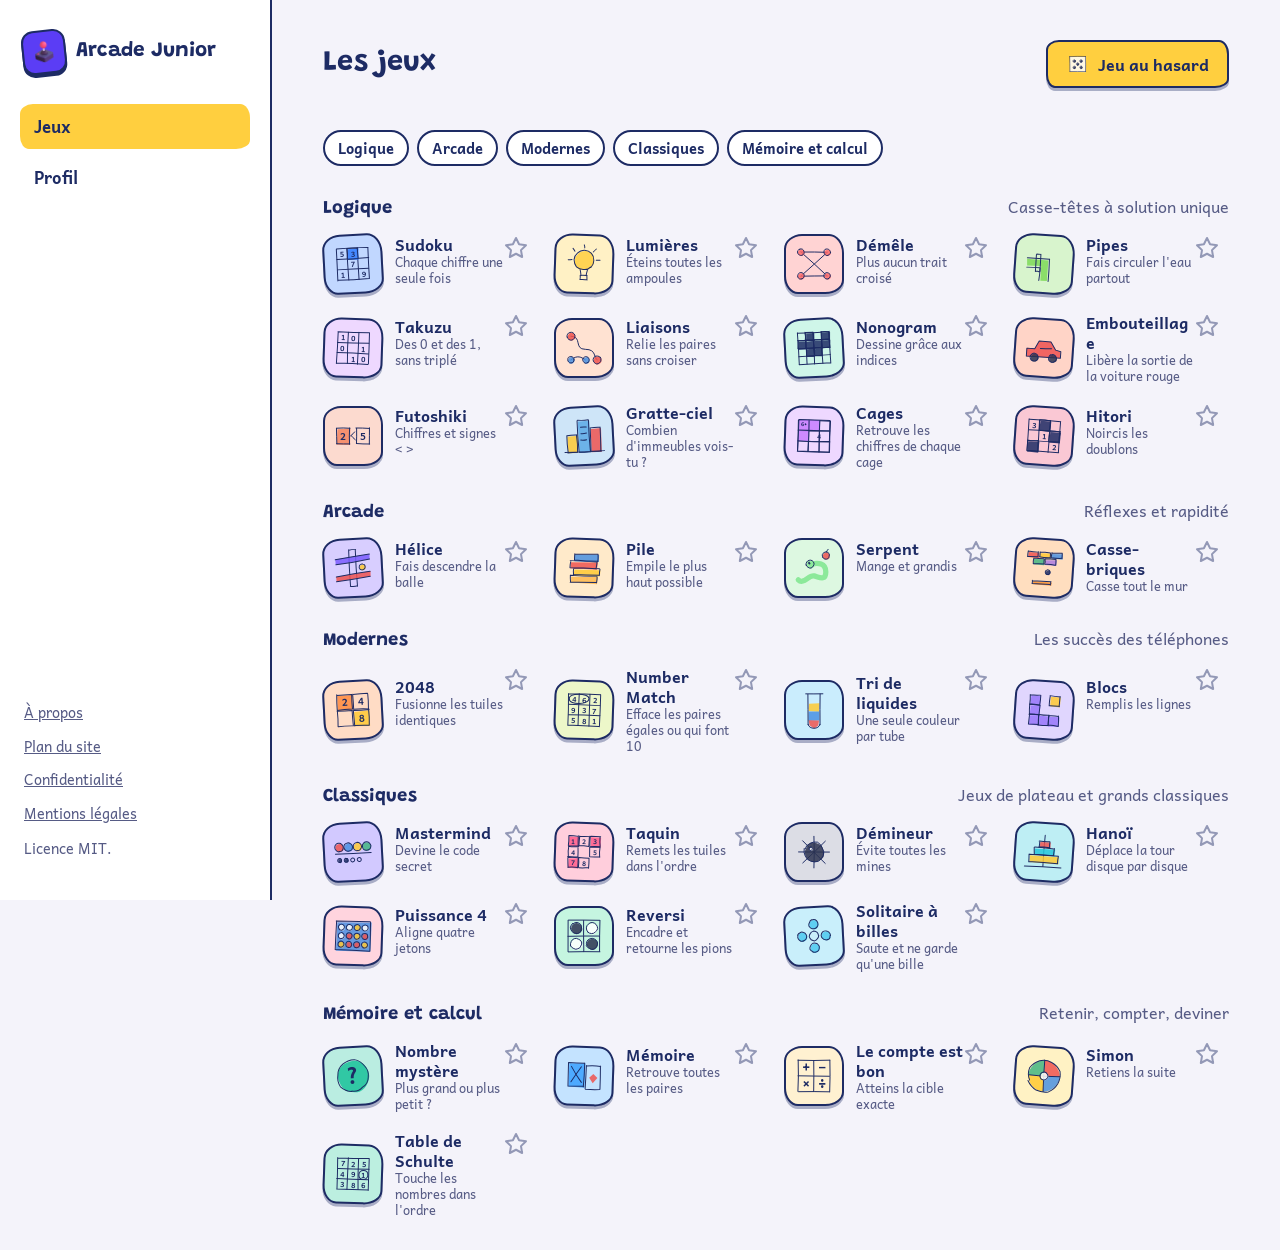
<file: index.html>
<!doctype html>
<html lang="fr">
<head>
  <meta charset="utf-8">
  <meta name="viewport" content="width=device-width, initial-scale=1, viewport-fit=cover">
  <title>Arcade Junior - mini-jeux de réflexion</title>
  <meta name="description" content="Arcade Junior : 2048, Mastermind, Sudoku, Démineur et d'autres mini-jeux de réflexion à jouer sur téléphone, sans compte, sans pub et hors ligne.">
  <meta name="referrer" content="no-referrer">
  <meta http-equiv="Content-Security-Policy" content="default-src 'self'; img-src 'self' data:; base-uri 'none'; form-action 'none'; object-src 'none'; frame-src 'none'; upgrade-insecure-requests">
  <meta name="theme-color" content="#f4f3fa" media="(prefers-color-scheme: light)">
  <meta name="theme-color" content="#1c2233" media="(prefers-color-scheme: dark)">
  <meta name="apple-mobile-web-app-capable" content="yes">
  <meta name="apple-mobile-web-app-title" content="Arcade Junior">
  <meta property="og:title" content="Arcade Junior">
  <meta property="og:description" content="Mini-jeux de réflexion à jouer sur téléphone, sans compte et hors ligne.">
  <meta property="og:type" content="website">
  <meta property="og:url" content="https://arcade.hugo-lembrez.fr/">
  <meta property="og:image" content="https://arcade.hugo-lembrez.fr/icons/icon-512.png">
  <link rel="canonical" href="https://arcade.hugo-lembrez.fr/">
  <link rel="manifest" href="manifest.webmanifest">
  <link rel="icon" href="icons/icon.svg" type="image/svg+xml">
  <link rel="apple-touch-icon" href="icons/apple-touch-icon.png">
  <link rel="stylesheet" href="css/style.css">
  <script src="js/theme.js"></script>
</head>
<body>
  <div class="shell">
    <aside class="sidebar">
      <header class="site-header">
        <a class="brand" href="#/" aria-label="Arcade Junior, accueil">
          <span class="brand-mark" aria-hidden="true">🕹️</span>
          <span>Arcade Junior</span>
        </a>
      </header>

      <nav class="tabbar" aria-label="Navigation principale">
        <a href="#/" data-tab="jeux">Jeux</a>
        <a href="#/profil" data-tab="profil">Profil</a>
      </nav>

      <footer class="site-footer">
        <ul>
        <li><a href="about.html">À propos</a></li>
        <li><a href="plan.html">Plan du site</a></li>
        <li><a href="privacy.html">Confidentialité</a></li>
        <li><a href="legal.html">Mentions légales</a></li>
        </ul>
        <p>Licence MIT.</p>
      </footer>
    </aside>

    <main id="app" tabindex="-1">
    <noscript><p class="noscript">Arcade Junior a besoin de JavaScript pour fonctionner.</p></noscript>
  </main>
  </div>

  <script type="module" src="js/app.js"></script>
</body>
</html>
</file>
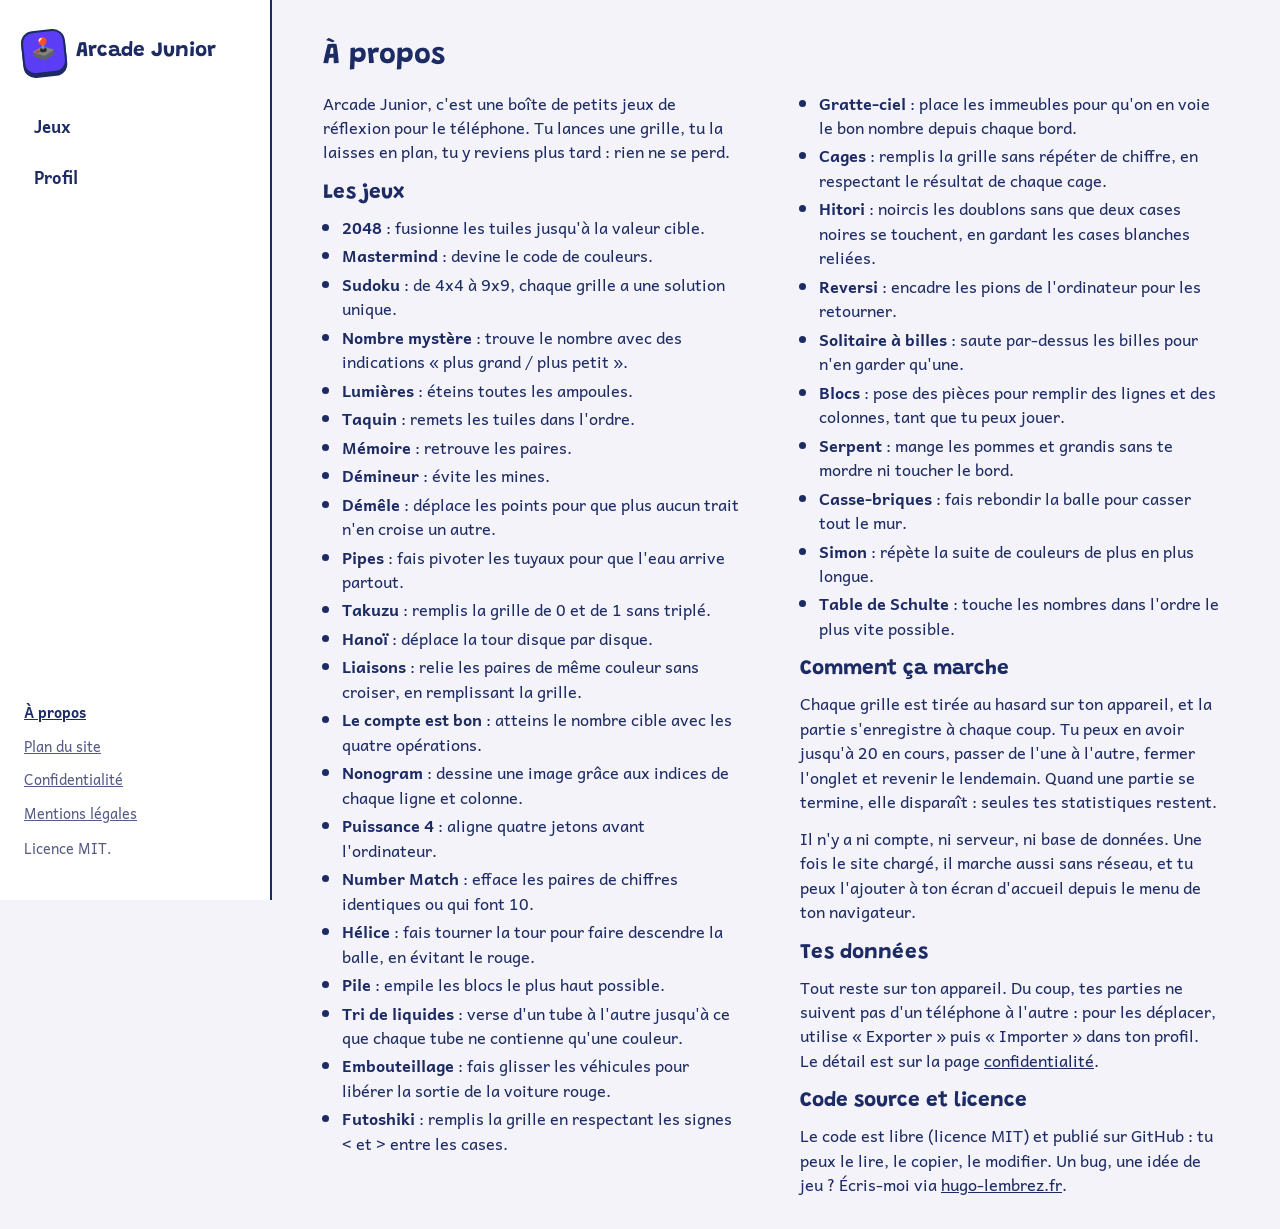
<file: about.html>
<!doctype html>
<html lang="fr">
<head>
  <meta charset="utf-8">
  <meta name="viewport" content="width=device-width, initial-scale=1, viewport-fit=cover">
  <title>À propos - Arcade Junior</title>
  <meta name="description" content="Ce qu'est Arcade Junior, comment ça marche et où restent tes parties.">
  <meta name="referrer" content="no-referrer">
  <meta http-equiv="Content-Security-Policy" content="default-src 'self'; img-src 'self' data:; base-uri 'none'; form-action 'none'; object-src 'none'; frame-src 'none'; upgrade-insecure-requests">
  <meta name="theme-color" content="#f4f3fa" media="(prefers-color-scheme: light)">
  <meta name="theme-color" content="#1c2233" media="(prefers-color-scheme: dark)">
  <link rel="icon" href="icons/icon.svg" type="image/svg+xml">
  <link rel="stylesheet" href="css/style.css">
  <script src="js/theme.js"></script>
</head>
<body>
  <div class="shell">
    <aside class="sidebar">
      <header class="site-header">
        <a class="brand" href="index.html" aria-label="Arcade Junior, accueil">
          <span class="brand-mark" aria-hidden="true">🕹️</span>
          <span>Arcade Junior</span>
        </a>
      </header>

      <nav class="tabbar" aria-label="Navigation principale">
        <a href="index.html">Jeux</a>
        <a href="index.html#/profil">Profil</a>
      </nav>

      <footer class="site-footer">
        <ul>
        <li><a href="about.html" aria-current="page">À propos</a></li>
        <li><a href="plan.html">Plan du site</a></li>
        <li><a href="privacy.html">Confidentialité</a></li>
        <li><a href="legal.html">Mentions légales</a></li>
        </ul>
        <p>Licence MIT.</p>
      </footer>
    </aside>

    <main class="prose prose-cols">
    <h1>À propos</h1>
    <p>Arcade Junior, c'est une boîte de petits jeux de réflexion pour le téléphone. Tu lances une grille, tu la laisses en plan, tu y reviens plus tard : rien ne se perd.</p>

    <h2>Les jeux</h2>
    <ul>
      <li><strong>2048</strong> : fusionne les tuiles jusqu'à la valeur cible.</li>
      <li><strong>Mastermind</strong> : devine le code de couleurs.</li>
      <li><strong>Sudoku</strong> : de 4x4 à 9x9, chaque grille a une solution unique.</li>
      <li><strong>Nombre mystère</strong> : trouve le nombre avec des indications « plus grand / plus petit ».</li>
      <li><strong>Lumières</strong> : éteins toutes les ampoules.</li>
      <li><strong>Taquin</strong> : remets les tuiles dans l'ordre.</li>
      <li><strong>Mémoire</strong> : retrouve les paires.</li>
      <li><strong>Démineur</strong> : évite les mines.</li>
      <li><strong>Démêle</strong> : déplace les points pour que plus aucun trait n'en croise un autre.</li>
      <li><strong>Pipes</strong> : fais pivoter les tuyaux pour que l'eau arrive partout.</li>
      <li><strong>Takuzu</strong> : remplis la grille de 0 et de 1 sans triplé.</li>
      <li><strong>Hanoï</strong> : déplace la tour disque par disque.</li>
      <li><strong>Liaisons</strong> : relie les paires de même couleur sans croiser, en remplissant la grille.</li>
      <li><strong>Le compte est bon</strong> : atteins le nombre cible avec les quatre opérations.</li>
      <li><strong>Nonogram</strong> : dessine une image grâce aux indices de chaque ligne et colonne.</li>
      <li><strong>Puissance 4</strong> : aligne quatre jetons avant l'ordinateur.</li>
      <li><strong>Number Match</strong> : efface les paires de chiffres identiques ou qui font 10.</li>
      <li><strong>Hélice</strong> : fais tourner la tour pour faire descendre la balle, en évitant le rouge.</li>
      <li><strong>Pile</strong> : empile les blocs le plus haut possible.</li>
      <li><strong>Tri de liquides</strong> : verse d'un tube à l'autre jusqu'à ce que chaque tube ne contienne qu'une couleur.</li>
      <li><strong>Embouteillage</strong> : fais glisser les véhicules pour libérer la sortie de la voiture rouge.</li>
      <li><strong>Futoshiki</strong> : remplis la grille en respectant les signes &lt; et &gt; entre les cases.</li>
      <li><strong>Gratte-ciel</strong> : place les immeubles pour qu'on en voie le bon nombre depuis chaque bord.</li>
      <li><strong>Cages</strong> : remplis la grille sans répéter de chiffre, en respectant le résultat de chaque cage.</li>
      <li><strong>Hitori</strong> : noircis les doublons sans que deux cases noires se touchent, en gardant les cases blanches reliées.</li>
      <li><strong>Reversi</strong> : encadre les pions de l'ordinateur pour les retourner.</li>
      <li><strong>Solitaire à billes</strong> : saute par-dessus les billes pour n'en garder qu'une.</li>
      <li><strong>Blocs</strong> : pose des pièces pour remplir des lignes et des colonnes, tant que tu peux jouer.</li>
      <li><strong>Serpent</strong> : mange les pommes et grandis sans te mordre ni toucher le bord.</li>
      <li><strong>Casse-briques</strong> : fais rebondir la balle pour casser tout le mur.</li>
      <li><strong>Simon</strong> : répète la suite de couleurs de plus en plus longue.</li>
      <li><strong>Table de Schulte</strong> : touche les nombres dans l'ordre le plus vite possible.</li>
    </ul>

    <h2>Comment ça marche</h2>
    <p>Chaque grille est tirée au hasard sur ton appareil, et la partie s'enregistre à chaque coup. Tu peux en avoir jusqu'à 20 en cours, passer de l'une à l'autre, fermer l'onglet et revenir le lendemain. Quand une partie se termine, elle disparaît : seules tes statistiques restent.</p>
    <p>Il n'y a ni compte, ni serveur, ni base de données. Une fois le site chargé, il marche aussi sans réseau, et tu peux l'ajouter à ton écran d'accueil depuis le menu de ton navigateur.</p>

    <h2>Tes données</h2>
    <p>Tout reste sur ton appareil. Du coup, tes parties ne suivent pas d'un téléphone à l'autre : pour les déplacer, utilise « Exporter » puis « Importer » dans ton profil. Le détail est sur la page <a href="privacy.html">confidentialité</a>.</p>

    <h2>Code source et licence</h2>
    <p>Le code est libre (licence MIT) et publié sur GitHub : tu peux le lire, le copier, le modifier. Un bug, une idée de jeu ? Écris-moi via <a href="https://hugo-lembrez.fr" rel="noopener noreferrer">hugo-lembrez.fr</a>.</p>
  </main>
  </div>

</body>
</html>
</file>
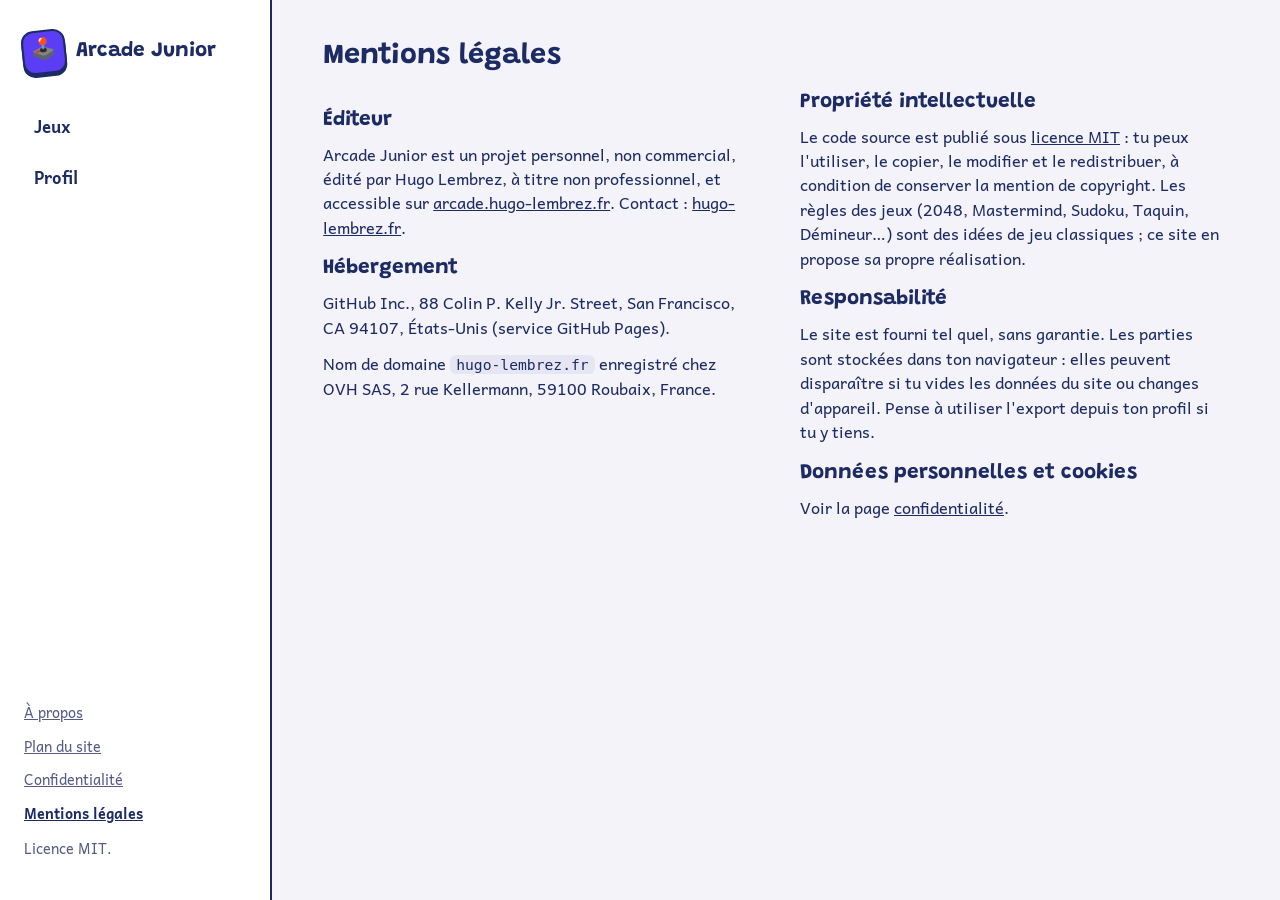
<file: legal.html>
<!doctype html>
<html lang="fr">
<head>
  <meta charset="utf-8">
  <meta name="viewport" content="width=device-width, initial-scale=1, viewport-fit=cover">
  <title>Mentions légales - Arcade Junior</title>
  <meta name="description" content="Mentions légales d'Arcade Junior : éditeur, hébergeur, licence et propriété intellectuelle.">
  <meta name="referrer" content="no-referrer">
  <meta http-equiv="Content-Security-Policy" content="default-src 'self'; img-src 'self' data:; base-uri 'none'; form-action 'none'; object-src 'none'; frame-src 'none'; upgrade-insecure-requests">
  <meta name="theme-color" content="#f4f3fa" media="(prefers-color-scheme: light)">
  <meta name="theme-color" content="#1c2233" media="(prefers-color-scheme: dark)">
  <link rel="icon" href="icons/icon.svg" type="image/svg+xml">
  <link rel="stylesheet" href="css/style.css">
  <script src="js/theme.js"></script>
</head>
<body>
  <div class="shell">
    <aside class="sidebar">
      <header class="site-header">
        <a class="brand" href="index.html" aria-label="Arcade Junior, accueil">
          <span class="brand-mark" aria-hidden="true">🕹️</span>
          <span>Arcade Junior</span>
        </a>
      </header>

      <nav class="tabbar" aria-label="Navigation principale">
        <a href="index.html">Jeux</a>
        <a href="index.html#/profil">Profil</a>
      </nav>

      <footer class="site-footer">
        <ul>
        <li><a href="about.html">À propos</a></li>
        <li><a href="plan.html">Plan du site</a></li>
        <li><a href="privacy.html">Confidentialité</a></li>
        <li><a href="legal.html" aria-current="page">Mentions légales</a></li>
        </ul>
        <p>Licence MIT.</p>
      </footer>
    </aside>

    <main class="prose prose-cols">
    <h1>Mentions légales</h1>

    <h2>Éditeur</h2>
    <p>Arcade Junior est un projet personnel, non commercial, édité par Hugo Lembrez, à titre non professionnel, et accessible sur <a href="https://arcade.hugo-lembrez.fr/">arcade.hugo-lembrez.fr</a>. Contact : <a href="https://hugo-lembrez.fr" rel="noopener noreferrer">hugo-lembrez.fr</a>.</p>

    <h2>Hébergement</h2>
    <p>GitHub Inc., 88 Colin P. Kelly Jr. Street, San Francisco, CA 94107, États-Unis (service GitHub Pages).</p>
    <p>Nom de domaine <code>hugo-lembrez.fr</code> enregistré chez OVH SAS, 2 rue Kellermann, 59100 Roubaix, France.</p>

    <h2>Propriété intellectuelle</h2>
    <p>Le code source est publié sous <a href="https://opensource.org/license/mit" rel="noopener noreferrer">licence MIT</a> : tu peux l'utiliser, le copier, le modifier et le redistribuer, à condition de conserver la mention de copyright. Les règles des jeux (2048, Mastermind, Sudoku, Taquin, Démineur…) sont des idées de jeu classiques ; ce site en propose sa propre réalisation.</p>

    <h2>Responsabilité</h2>
    <p>Le site est fourni tel quel, sans garantie. Les parties sont stockées dans ton navigateur : elles peuvent disparaître si tu vides les données du site ou changes d'appareil. Pense à utiliser l'export depuis ton profil si tu y tiens.</p>

    <h2>Données personnelles et cookies</h2>
    <p>Voir la page <a href="privacy.html">confidentialité</a>.</p>
  </main>
  </div>

</body>
</html>
</file>
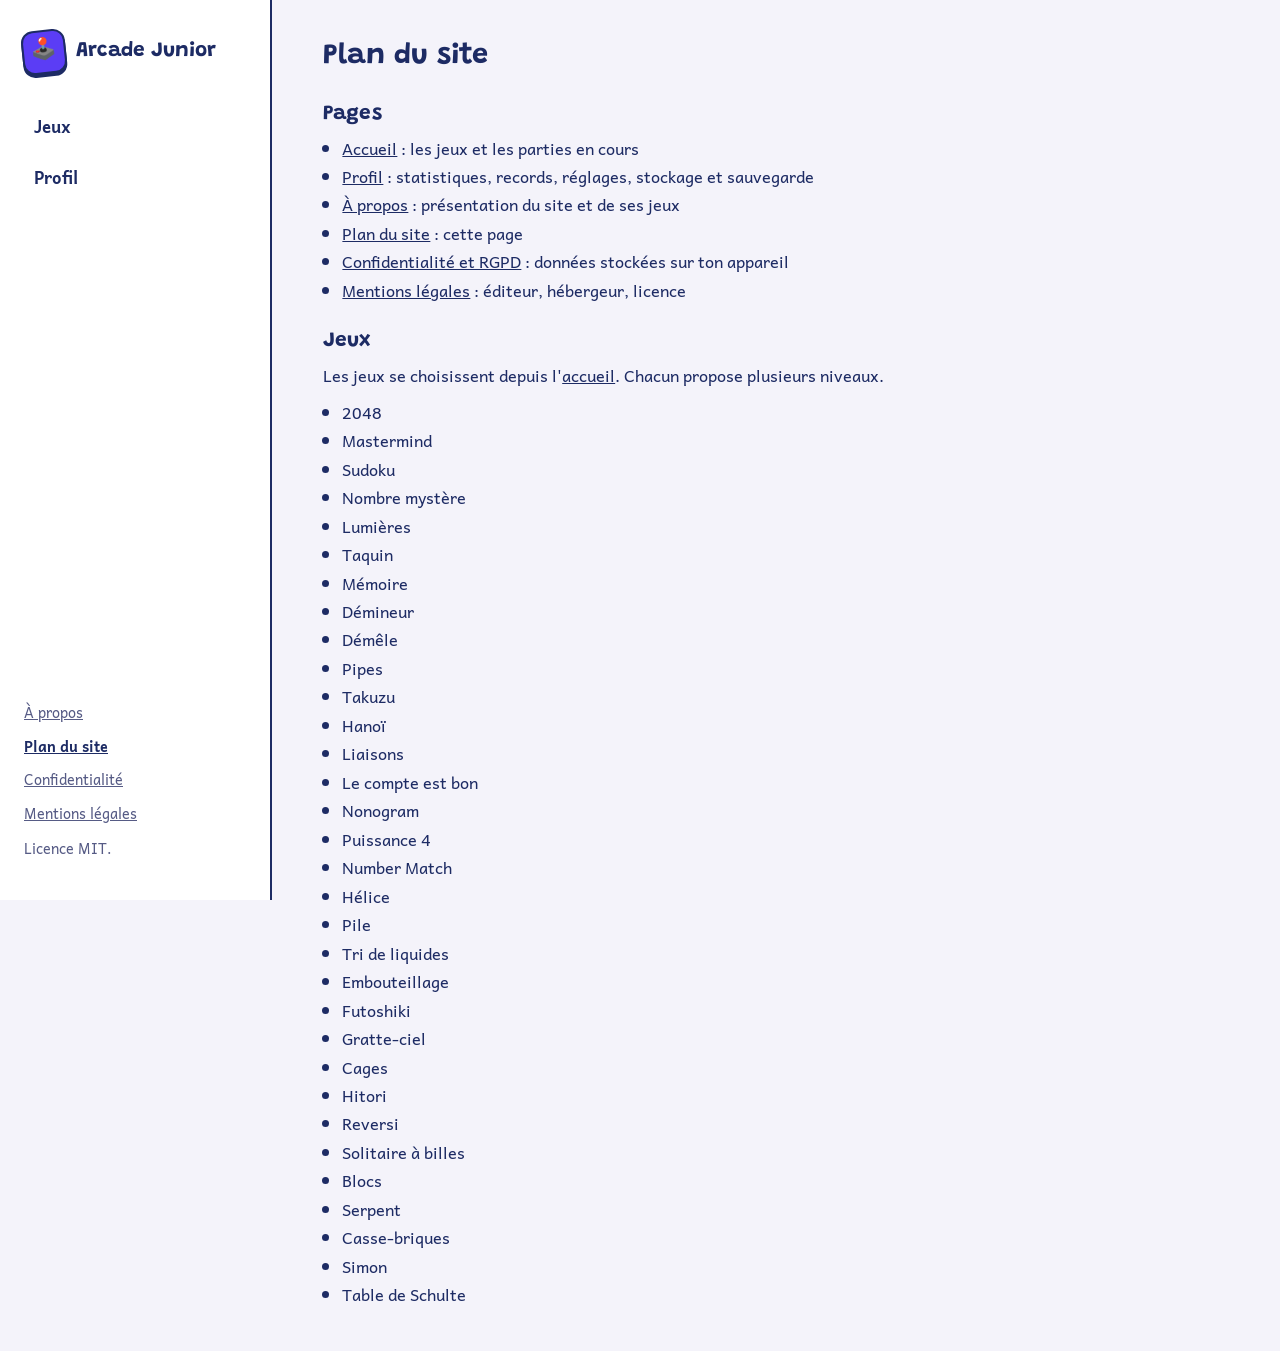
<file: plan.html>
<!doctype html>
<html lang="fr">
<head>
  <meta charset="utf-8">
  <meta name="viewport" content="width=device-width, initial-scale=1, viewport-fit=cover">
  <title>Plan du site - Arcade Junior</title>
  <meta name="description" content="Plan du site d'Arcade Junior : toutes les pages et tous les jeux.">
  <meta name="referrer" content="no-referrer">
  <meta http-equiv="Content-Security-Policy" content="default-src 'self'; img-src 'self' data:; base-uri 'none'; form-action 'none'; object-src 'none'; frame-src 'none'; upgrade-insecure-requests">
  <meta name="theme-color" content="#f4f3fa" media="(prefers-color-scheme: light)">
  <meta name="theme-color" content="#1c2233" media="(prefers-color-scheme: dark)">
  <link rel="icon" href="icons/icon.svg" type="image/svg+xml">
  <link rel="stylesheet" href="css/style.css">
  <script src="js/theme.js"></script>
</head>
<body>
  <div class="shell">
    <aside class="sidebar">
      <header class="site-header">
        <a class="brand" href="index.html" aria-label="Arcade Junior, accueil">
          <span class="brand-mark" aria-hidden="true">🕹️</span>
          <span>Arcade Junior</span>
        </a>
      </header>

      <nav class="tabbar" aria-label="Navigation principale">
        <a href="index.html">Jeux</a>
        <a href="index.html#/profil">Profil</a>
      </nav>

      <footer class="site-footer">
        <ul>
        <li><a href="about.html">À propos</a></li>
        <li><a href="plan.html" aria-current="page">Plan du site</a></li>
        <li><a href="privacy.html">Confidentialité</a></li>
        <li><a href="legal.html">Mentions légales</a></li>
        </ul>
        <p>Licence MIT.</p>
      </footer>
    </aside>

    <main class="prose">
    <h1>Plan du site</h1>

    <h2>Pages</h2>
    <ul>
      <li><a href="index.html">Accueil</a> : les jeux et les parties en cours</li>
      <li><a href="index.html#/profil">Profil</a> : statistiques, records, réglages, stockage et sauvegarde</li>
      <li><a href="about.html">À propos</a> : présentation du site et de ses jeux</li>
      <li><a href="plan.html" aria-current="page">Plan du site</a> : cette page</li>
      <li><a href="privacy.html">Confidentialité et RGPD</a> : données stockées sur ton appareil</li>
      <li><a href="legal.html">Mentions légales</a> : éditeur, hébergeur, licence</li>
    </ul>

    <h2>Jeux</h2>
    <p>Les jeux se choisissent depuis l'<a href="index.html">accueil</a>. Chacun propose plusieurs niveaux.</p>
    <ul>
      <li>2048</li>
      <li>Mastermind</li>
      <li>Sudoku</li>
      <li>Nombre mystère</li>
      <li>Lumières</li>
      <li>Taquin</li>
      <li>Mémoire</li>
      <li>Démineur</li>
      <li>Démêle</li>
      <li>Pipes</li>
      <li>Takuzu</li>
      <li>Hanoï</li>
      <li>Liaisons</li>
      <li>Le compte est bon</li>
      <li>Nonogram</li>
      <li>Puissance 4</li>
      <li>Number Match</li>
      <li>Hélice</li>
      <li>Pile</li>
      <li>Tri de liquides</li>
      <li>Embouteillage</li>
      <li>Futoshiki</li>
      <li>Gratte-ciel</li>
      <li>Cages</li>
      <li>Hitori</li>
      <li>Reversi</li>
      <li>Solitaire à billes</li>
      <li>Blocs</li>
      <li>Serpent</li>
      <li>Casse-briques</li>
      <li>Simon</li>
      <li>Table de Schulte</li>
    </ul>
  </main>
  </div>

</body>
</html>
</file>
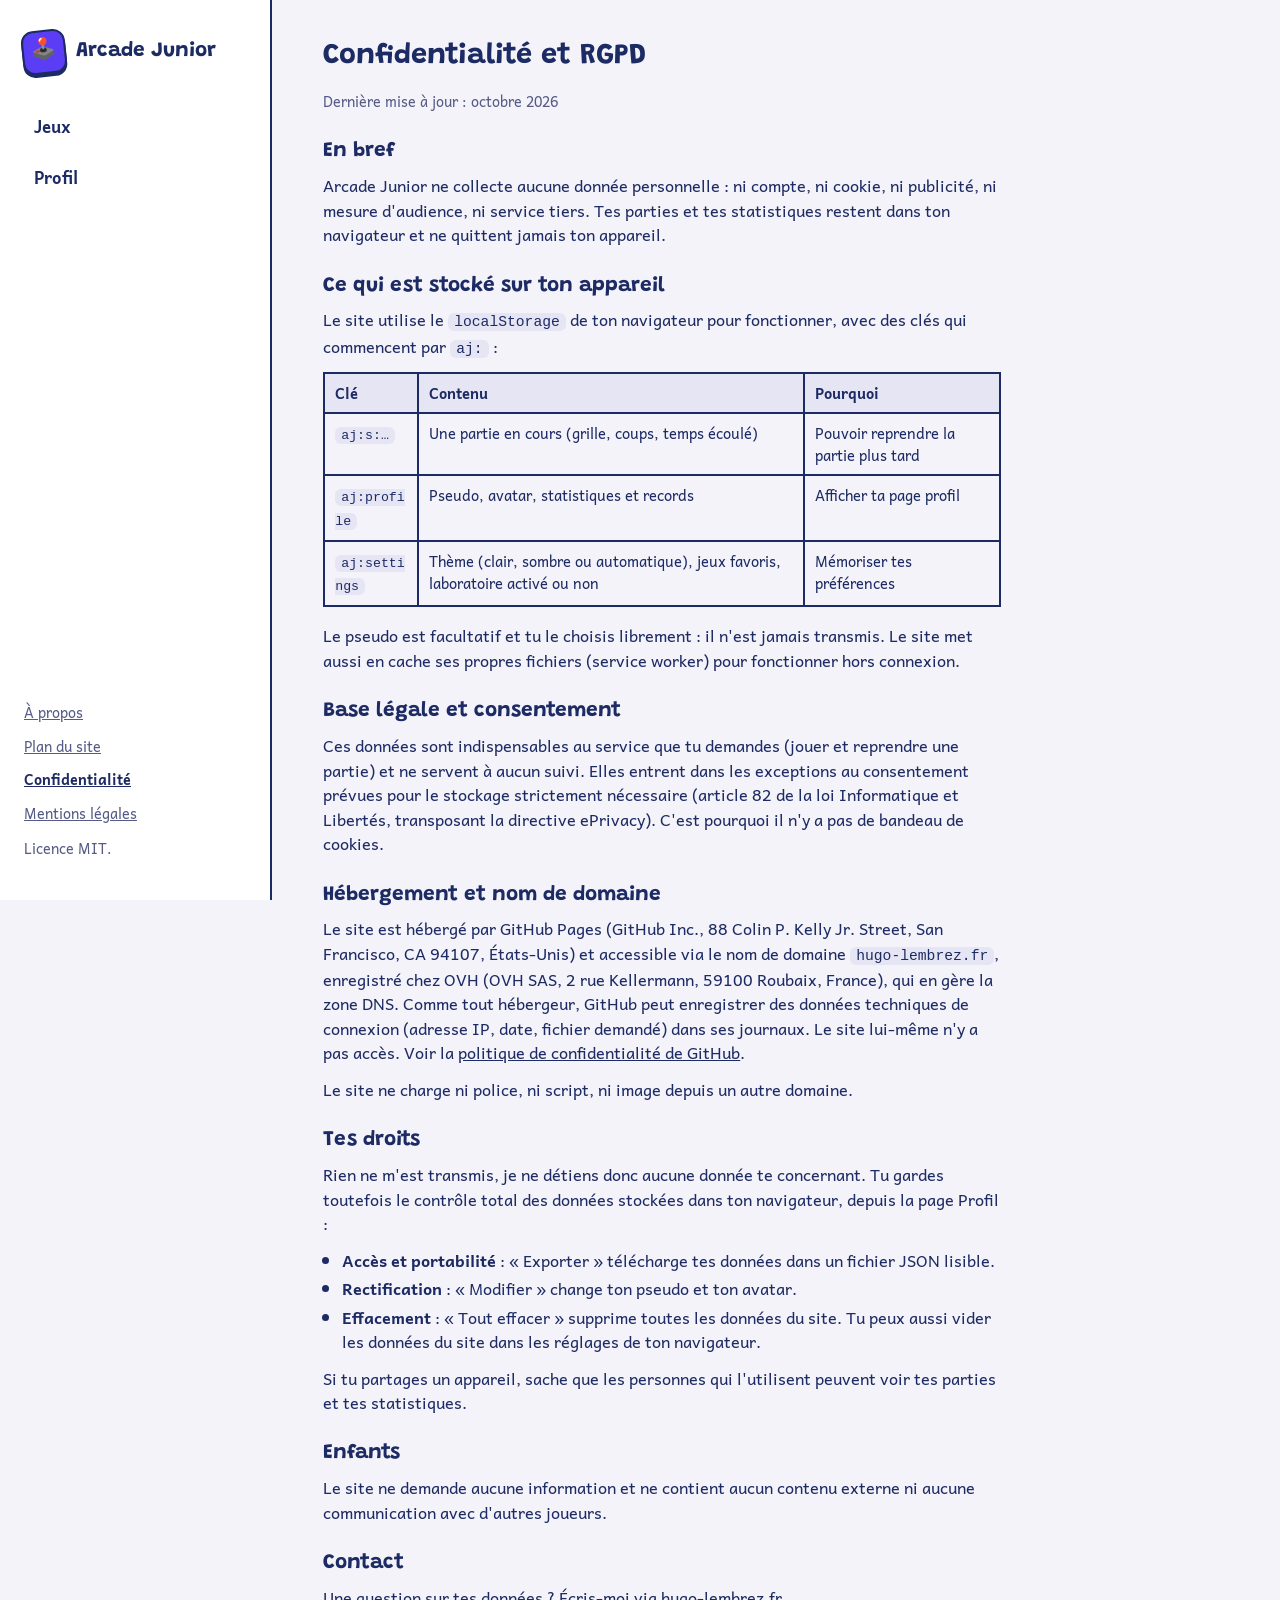
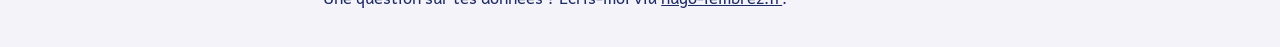
<file: privacy.html>
<!doctype html>
<html lang="fr">
<head>
  <meta charset="utf-8">
  <meta name="viewport" content="width=device-width, initial-scale=1, viewport-fit=cover">
  <title>Confidentialité et RGPD - Arcade Junior</title>
  <meta name="description" content="Politique de confidentialité d'Arcade Junior : aucune donnée collectée, aucun cookie, tout reste sur ton appareil.">
  <meta name="referrer" content="no-referrer">
  <meta http-equiv="Content-Security-Policy" content="default-src 'self'; img-src 'self' data:; base-uri 'none'; form-action 'none'; object-src 'none'; frame-src 'none'; upgrade-insecure-requests">
  <meta name="theme-color" content="#f4f3fa" media="(prefers-color-scheme: light)">
  <meta name="theme-color" content="#1c2233" media="(prefers-color-scheme: dark)">
  <link rel="icon" href="icons/icon.svg" type="image/svg+xml">
  <link rel="stylesheet" href="css/style.css">
  <script src="js/theme.js"></script>
</head>
<body>
  <div class="shell">
    <aside class="sidebar">
      <header class="site-header">
        <a class="brand" href="index.html" aria-label="Arcade Junior, accueil">
          <span class="brand-mark" aria-hidden="true">🕹️</span>
          <span>Arcade Junior</span>
        </a>
      </header>

      <nav class="tabbar" aria-label="Navigation principale">
        <a href="index.html">Jeux</a>
        <a href="index.html#/profil">Profil</a>
      </nav>

      <footer class="site-footer">
        <ul>
        <li><a href="about.html">À propos</a></li>
        <li><a href="plan.html">Plan du site</a></li>
        <li><a href="privacy.html" aria-current="page">Confidentialité</a></li>
        <li><a href="legal.html">Mentions légales</a></li>
        </ul>
        <p>Licence MIT.</p>
      </footer>
    </aside>

    <main class="prose">
    <h1>Confidentialité et RGPD</h1>
    <p class="updated">Dernière mise à jour : octobre 2026</p>

    <h2>En bref</h2>
    <p>Arcade Junior ne collecte aucune donnée personnelle : ni compte, ni cookie, ni publicité, ni mesure d'audience, ni service tiers. Tes parties et tes statistiques restent dans ton navigateur et ne quittent jamais ton appareil.</p>

    <h2>Ce qui est stocké sur ton appareil</h2>
    <p>Le site utilise le <code>localStorage</code> de ton navigateur pour fonctionner, avec des clés qui commencent par <code>aj:</code> :</p>
    <table>
      <thead><tr><th>Clé</th><th>Contenu</th><th>Pourquoi</th></tr></thead>
      <tbody>
        <tr><td><code>aj:s:…</code></td><td>Une partie en cours (grille, coups, temps écoulé)</td><td>Pouvoir reprendre la partie plus tard</td></tr>
        <tr><td><code>aj:profile</code></td><td>Pseudo, avatar, statistiques et records</td><td>Afficher ta page profil</td></tr>
        <tr><td><code>aj:settings</code></td><td>Thème (clair, sombre ou automatique), jeux favoris, laboratoire activé ou non</td><td>Mémoriser tes préférences</td></tr>
      </tbody>
    </table>
    <p>Le pseudo est facultatif et tu le choisis librement : il n'est jamais transmis. Le site met aussi en cache ses propres fichiers (service worker) pour fonctionner hors connexion.</p>

    <h2>Base légale et consentement</h2>
    <p>Ces données sont indispensables au service que tu demandes (jouer et reprendre une partie) et ne servent à aucun suivi. Elles entrent dans les exceptions au consentement prévues pour le stockage strictement nécessaire (article 82 de la loi Informatique et Libertés, transposant la directive ePrivacy). C'est pourquoi il n'y a pas de bandeau de cookies.</p>

    <h2>Hébergement et nom de domaine</h2>
    <p>Le site est hébergé par GitHub Pages (GitHub Inc., 88 Colin P. Kelly Jr. Street, San Francisco, CA 94107, États-Unis) et accessible via le nom de domaine <code>hugo-lembrez.fr</code>, enregistré chez OVH (OVH SAS, 2 rue Kellermann, 59100 Roubaix, France), qui en gère la zone DNS. Comme tout hébergeur, GitHub peut enregistrer des données techniques de connexion (adresse IP, date, fichier demandé) dans ses journaux. Le site lui-même n'y a pas accès. Voir la <a href="https://docs.github.com/fr/site-policy/privacy-policies/github-general-privacy-statement" rel="noopener noreferrer">politique de confidentialité de GitHub</a>.</p>
    <p>Le site ne charge ni police, ni script, ni image depuis un autre domaine.</p>

    <h2>Tes droits</h2>
    <p>Rien ne m'est transmis, je ne détiens donc aucune donnée te concernant. Tu gardes toutefois le contrôle total des données stockées dans ton navigateur, depuis la page Profil :</p>
    <ul>
      <li><strong>Accès et portabilité</strong> : « Exporter » télécharge tes données dans un fichier JSON lisible.</li>
      <li><strong>Rectification</strong> : « Modifier » change ton pseudo et ton avatar.</li>
      <li><strong>Effacement</strong> : « Tout effacer » supprime toutes les données du site. Tu peux aussi vider les données du site dans les réglages de ton navigateur.</li>
    </ul>
    <p>Si tu partages un appareil, sache que les personnes qui l'utilisent peuvent voir tes parties et tes statistiques.</p>

    <h2>Enfants</h2>
    <p>Le site ne demande aucune information et ne contient aucun contenu externe ni aucune communication avec d'autres joueurs.</p>

    <h2>Contact</h2>
    <p>Une question sur tes données ? Écris-moi via <a href="https://hugo-lembrez.fr" rel="noopener noreferrer">hugo-lembrez.fr</a>.</p>
  </main>
  </div>

</body>
</html>
</file>
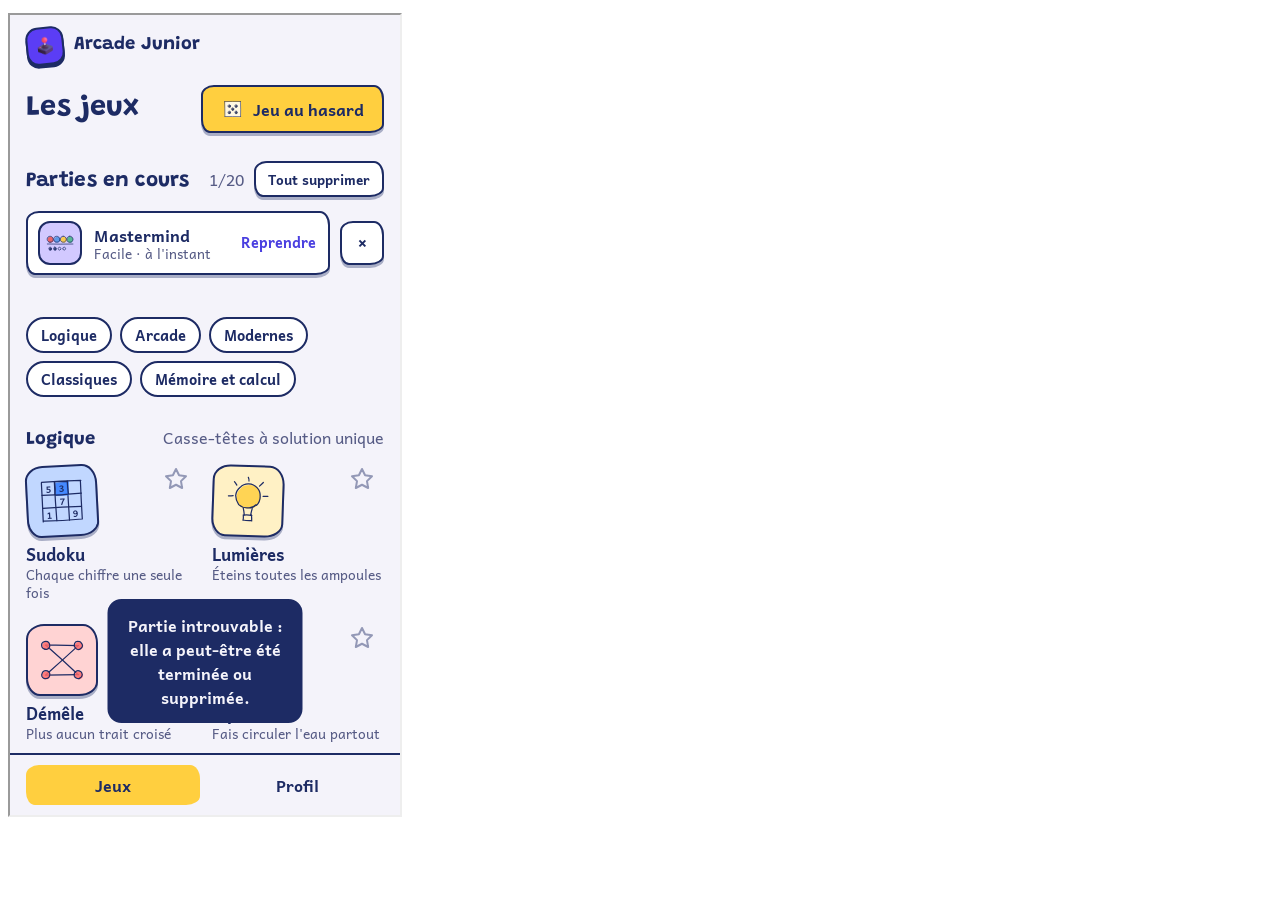
<file: tests/app-flow.html>
<!doctype html>
<html lang="fr"><head><meta charset="utf-8"><title>Parcours complet</title></head>
<body><pre id="out"></pre><iframe id="f" src="../index.html" width="390" height="800"></iframe>
<script>
// Ouvre tests/app-flow.html : pilote l'appli réelle (même origine) et affiche PASS/FAIL dans #out.
const out = document.getElementById('out');
const log = [];
const f = document.getElementById('f');
let w, d;
const $ = (s) => [...d.querySelectorAll(s)];
const sleep = (ms) => new Promise((r) => setTimeout(r, ms));
const until = async (fn, ms = 3000) => { for (let t = 0; t < ms; t += 25) { try { if (fn()) return true; } catch (e) { /* pas prêt */ } await sleep(25); } return false; };
const check = (name, ok) => log.push((ok ? 'PASS ' : 'FAIL ') + name + (ok ? '' : ' [' + w.location.hash + ' | ' + d.querySelector('main').textContent.slice(0, 120) + ']'));
const dbg = [];
const keys = () => Object.keys(w.localStorage).filter((k) => k.startsWith('aj:s:'));
const sheet = () => d.querySelector('dialog.sheet[open]');

const card = (i) => $('.game-card').find((c) => c.querySelector('strong').textContent === GN[i]);

async function newGame(index) {
  w.location.hash = '#/';
  await until(() => $('.game-card').length === NB && !sheet());
  const before = keys().length;
  card(index).click();
  await until(sheet);
  const c = d.querySelector('dialog[open] .choice');
  if (!c) { dbg.push('no choice; sheet=' + !!sheet() + ' cards=' + $('.game-card').length); return false; }
  c.click();
  // Succès = une session de plus ; sinon la boîte « limite atteinte » doit apparaître.
  const okk = await until(() => keys().length > before || (sheet() && sheet().textContent.includes('Trop de parties')));
  if (!okk) dbg.push('no session created; before=' + before + ' hash=' + w.location.hash + ' dialogs=' + d.querySelectorAll('dialog').length + ' open=' + !!sheet() + ' toast=' + (d.getElementById('toast') || {}).textContent + ' keysNow=' + keys().length);
  return okk;
}

let NB = 0;
let GN = []; // noms des jeux, dans l'ordre de GAMES (l'accueil les range par catégorie)
let NLAB = 0;
let started = false;
f.addEventListener('load', async () => {
  if (started) return; started = true;
  try {
    { const { GAMES } = await import('../js/games/index.js'); NB = GAMES.length; GN = GAMES.map((g) => g.name); }
    NLAB = (await import('../js/games/index.js')).LAB_GAMES.length;
    w = f.contentWindow; d = w.document;
    w.localStorage.clear();
    const oldDoc = d;
    w.location.reload();
    await until(() => f.contentWindow.document !== oldDoc && f.contentWindow.document.querySelector('.game-card'));
    w = f.contentWindow; d = w.document;

    check('accueil : tous les jeux affichés', $('.game-card').length === NB);
    check('accueil : jeux rangés par catégorie, avec raccourcis', $('.cat-section').length >= 5 && $('.cat-chips .chip').length === $('.cat-section').length);
    check('nouvelle partie 2048 créée', await newGame(0));
    check('route de partie', w.location.hash.startsWith('#/jeu/2048/'));
    check('session enregistrée en localStorage', keys().length === 1);
    check('plateau 2048 affiché', $('.cell2048').length > 0);

    for (let i = 0; i < 6; i++) d.dispatchEvent(new w.KeyboardEvent('keydown', { key: ['ArrowLeft', 'ArrowDown'][i % 2] }));
    const saved = JSON.parse(w.localStorage.getItem(keys()[0]));
    check('coups sauvegardés', saved.state.grid.flat().filter(Boolean).length >= 2 && saved.updatedAt > 0);
    const gridBefore = JSON.stringify(saved.state.grid);

    check('2e partie (Mastermind) créée', await newGame(1));
    w.location.hash = '#/';
    await until(() => $('.session').length === 2);
    check('deux parties « en cours »', $('.session').length === 2 && keys().length === 2);

    $('.session-main').find((a) => a.textContent.includes('2048')).click();
    await until(() => $('.cell2048').length > 0);
    const shown = JSON.stringify([...$('.cell2048')].map((c) => Number(c.textContent) || 0));
    check('reprise : la grille sauvegardée est restaurée', shown === JSON.stringify(JSON.parse(gridBefore).flat()));

    w.location.hash = '#/profil';
    await until(() => $('.tile').length === 4);
    check('profil affiché (4 tuiles de stats)', $('.tile').length === 4);
    check('profil : jauge de stockage', !!d.querySelector('.meter-legend') && d.querySelector('.meter-legend').textContent.includes('Total du site'));
    check('profil : tous les jeux listés', $('.stat').length === NB);
    check('profil : badges', $('.badges li').length === 6);

    w.location.hash = '#/';
    await until(() => $('.session .icon-btn').length === 2);
    $('.session .icon-btn')[0].click();
    await until(sheet);
    d.querySelector('dialog[open] .btn-danger').click();
    await until(() => $('.session').length === 1);
    check("suppression d'une partie", $('.session').length === 1 && keys().length === 1);

    w.location.hash = '#/jeu/2048/inexistant';
    await until(() => w.location.hash === '#/');
    check("partie inconnue : retour à l'accueil", w.location.hash === '#/');

    for (let i = 0; i < 24; i++) { await newGame(4); d.querySelectorAll('dialog').forEach((x) => x.close()); await sleep(20); }
    check('limite de 20 parties respectée', keys().length === 20);
    w.location.hash = '#/';
    await until(() => $('.game-card').length === NB);
    card(4).click();
    await until(sheet);
    d.querySelector('dialog[open] .choice').click();
    await until(() => sheet() && sheet().textContent.includes('Trop de parties'));
    check('21e partie refusée avec un message', !!sheet() && sheet().textContent.includes('Trop de parties'));

    // Fin de partie : victoire forcée sur « Nombre mystère »
    d.querySelectorAll('dialog').forEach((x) => x.close());
    w.localStorage.clear();
    w.location.hash = '#/profil';
    await until(() => $('.tile').length === 4);
    check('nombre mystère créé', await newGame(3));
    const sid = w.location.hash.split('/')[3];
    const sess = JSON.parse(w.localStorage.getItem('aj:s:' + sid));
    for (const ch of String(sess.state.secret)) $('.key').find((b) => b.textContent === ch).click();
    $('.key-ok')[0].click();
    await until(() => sheet() && sheet().textContent.includes('Victoire'), 4000);
    check('victoire : boîte de résultat affichée', !!sheet() && sheet().textContent.includes('Victoire'));
    check('victoire : session supprimée', !w.localStorage.getItem('aj:s:' + sid));
    const prof = JSON.parse(w.localStorage.getItem('aj:profile'));
    check('victoire : statistiques enregistrées', prof.stats.nombre.played === 1 && prof.stats.nombre.won === 1 && prof.stats.nombre.best[sess.diff] === 1);

    // Export / import
    const exported = JSON.parse((await import('../js/storage.js')).exportAll());
    check('export : format attendu', exported.app === 'arcade-junior' && !!exported.data['aj:profile']);

    // Régression mobile : ouvrir une partie depuis un accueil défilé ne doit pas laisser la page défilée
    // (les infos du haut passaient sous la barre collante).
    for (const [index, name] of [[1, 'mastermind'], [2, 'sudoku'], [4, 'lights']]) {
      d.querySelectorAll('dialog').forEach((x) => x.close());
      w.localStorage.clear();
      w.location.hash = '#/profil';
      await until(() => $('.tile').length === 4);
      w.location.hash = '#/';
      await until(() => $('.game-card').length === NB);
      w.scrollTo(0, 500);
      await sleep(50);
      const hubScroll = w.scrollY;
      card(index).click();
      await until(sheet);
      d.querySelector('dialog[open] .choice').click();
      await until(() => w.location.hash.startsWith('#/jeu/' + name + '/'));
      await sleep(250);
      const bar = d.querySelector('.topbar').getBoundingClientRect();
      const first = d.querySelector('.stage > *').getBoundingClientRect();
      check(`départ ${name} : page en haut (accueil défilé de ${hubScroll}px)`, hubScroll > 100 && w.scrollY === 0);
      check(`départ ${name} : le contenu n'est pas sous la barre du haut`, first.top >= bar.bottom - 1);
    }

    // « Tout supprimer » : depuis l'accueil puis depuis le profil, sans toucher aux statistiques
    d.querySelectorAll('dialog').forEach((x) => x.close());
    w.location.hash = '#/profil';                                  // on quitte la partie ouverte (elle se ré-enregistre en partant)
    await until(() => $('.tile').length === 4);
    w.localStorage.clear();
    const made = [await newGame(0), await newGame(1), await newGame(2)];
    check('tout supprimer : trois parties créées pour le test', made.every(Boolean) && keys().length === 3);
    w.localStorage.setItem('aj:profile', JSON.stringify({ name: 'Test', avatar: '🐼', createdAt: 1, stats: { '2048': { played: 2, won: 1, streak: 1, bestStreak: 1, ms: 10, best: { classic: 99 } } } }));
    w.location.hash = '#/';
    await until(() => $('.head-actions .btn').length === 1);
    $('.head-actions .btn')[0].click();
    await until(sheet);
    d.querySelector('dialog[open] .btn-ghost').click();            // « Annuler »
    await sleep(120);
    check('tout supprimer : annuler ne supprime rien', keys().length === 3);
    $('.head-actions .btn')[0].click();
    await until(sheet);
    check('tout supprimer : la confirmation annonce le nombre de parties', sheet().textContent.includes('3 parties'));
    d.querySelector('dialog[open] .btn-danger').click();
    await until(() => keys().length === 0);
    await until(() => $('.session').length === 0);
    check('tout supprimer : toutes les parties disparaissent de la liste et du stockage', keys().length === 0 && $('.session').length === 0 && $('.head-actions').length === 0);
    check('tout supprimer : profil et records conservés', JSON.parse(w.localStorage.getItem('aj:profile')).stats['2048'].best.classic === 99);
    check('nouvelle partie possible juste après', await newGame(3));
    w.location.hash = '#/profil';
    await until(() => $('.tile').length === 4);
    const findBtn = () => $('.btn-row .btn').find((b) => b.textContent.includes('Supprimer les parties'));
    check('profil : le bouton est actif quand il y a une partie', !!findBtn() && !findBtn().disabled);
    findBtn().click();
    await until(sheet);
    check('profil : confirmation au singulier', sheet().textContent.includes('la partie en cours'));
    d.querySelector('dialog[open] .btn-danger').click();
    await until(() => keys().length === 0);
    await until(() => findBtn() && findBtn().disabled);
    check('profil : parties supprimées et bouton grisé ensuite', keys().length === 0 && findBtn().disabled === true);

    // Laboratoire : 6 appuis rapides sur l'onglet Profil
    d.querySelectorAll('dialog').forEach((x) => x.close());
    w.location.hash = '#/profil';
    await until(() => $('.tile').length === 4);
    w.localStorage.clear();
    w.location.hash = '#/';
    await until(() => $('.game-card').length >= NB);
    check('laboratoire : caché par défaut', $('.game-card').length === NB && $('.game-badge.lab').length === 0);
    const tab = d.querySelector('.tabbar a[data-tab="profil"]');
    for (let k = 0; k < 6; k++) tab.click();
    await until(() => $('.labs').length === 1);
    check("laboratoire : 6 appuis sur Profil l'activent", JSON.parse(w.localStorage.getItem('aj:settings')).labs === true && $('.labs').length === 1);
    w.location.hash = '#/';
    await until(() => $('.game-card').length >= NB + NLAB);
    check('laboratoire : les jeux en test apparaissent avec un badge', $('.game-card').length === NB + NLAB && $('.game-badge.lab').length === NLAB);
    $('.game-card').find((c) => c.textContent.includes('Tri de liquides')).click();
    await until(sheet);
    d.querySelector('dialog[open] .choice').click();
    await until(() => w.location.hash.startsWith('#/jeu/watersort/'));
    await until(() => $('.ws-tube').length > 0);
    check('laboratoire : un jeu en test se lance', $('.ws-tube').length > 0);
    w.location.hash = '#/profil';
    await until(() => $('.labs').length === 1);
    $('.labs .btn')[0].click();
    await until(() => $('.labs').length === 0);
    w.location.hash = '#/';
    await until(() => $('.game-card').length >= NB);
    check('laboratoire : désactivé, les jeux en test disparaissent', $('.game-card').length === NB);
    check('laboratoire : désactivé, les catégories restent', $('.cat-section').length >= 5);
    check('laboratoire : la partie commencée reste jouable dans « en cours »', $('.session').some((s) => s.textContent.includes('Tri de liquides')));

    // Favoris
    const catTile = (name) => [...d.querySelectorAll('.cat-section .game-tile')].find((t) => t.querySelector('.game-card strong').textContent === name);
    const tileOf = (section, name) => [...section.querySelectorAll('.game-tile')].find((t) => t.querySelector('.game-card strong').textContent === name);
    const sectionOf = (title) => { const h2 = $('.section-head h2').find((x) => x.textContent.includes(title)); return h2 ? h2.closest('section') : null; };
    check("favoris : pas de section tant qu'il n'y a pas de favori", !sectionOf('Favoris'));
    catTile('Sudoku').querySelector('.fav-btn').click();
    await until(() => sectionOf('Favoris'));
    check('favoris : une section en tête avec le jeu', sectionOf('Favoris').querySelectorAll('.game-card').length === 1 && !!tileOf(sectionOf('Favoris'), 'Sudoku'));
    check('favoris : « Tous les jeux » les affiche toujours tous', $('.cat-section .game-card').length === NB);
    check('favoris : la section est avant « Tous les jeux »', Boolean(sectionOf('Favoris').compareDocumentPosition(sectionOf('Tous les jeux')) & Node.DOCUMENT_POSITION_FOLLOWING));
    check('favoris : étoile pleine et état annoncé', catTile('Sudoku').querySelector('.fav-btn').getAttribute('aria-pressed') === 'true');
    catTile('2048').querySelector('.fav-btn').click();
    await until(() => sectionOf('Favoris') && sectionOf('Favoris').querySelectorAll('.game-card').length === 2);
    check("favoris : ordre d'ajout conservé", [...sectionOf('Favoris').querySelectorAll('.game-card strong')].map((s) => s.textContent).join(',') === 'Sudoku,2048');
    check('favoris : enregistrés dans les réglages', JSON.stringify(JSON.parse(w.localStorage.getItem('aj:settings')).favorites) === '["sudoku","2048"]');
    tileOf(sectionOf('Favoris'), 'Sudoku').querySelector('.fav-btn').click();
    await until(() => sectionOf('Favoris') && sectionOf('Favoris').querySelectorAll('.game-card').length === 1);
    tileOf(sectionOf('Favoris'), '2048').querySelector('.fav-btn').click();
    await until(() => !sectionOf('Favoris'));
    check('favoris : retirer le dernier fait disparaître la section', !sectionOf('Favoris'));
    $('.game-tile .game-card')[0].click();
    await until(sheet);
    check("favoris : la carte lance toujours une partie (l'étoile est un bouton séparé)", !!sheet());
    d.querySelectorAll('dialog').forEach((x) => x.close());

    // Fin de partie sur mobile (Embouteillage) : la boîte de résultat fermée, « Nouvelle partie » reste accessible
    d.querySelectorAll('dialog').forEach((x) => x.close());
    w.location.hash = '#/profil';
    await until(() => $('.tile').length === 4);
    const RH = await import('../js/games/rushhour.js');
    const { createRng } = await import('../js/rng.js');
    const rhState = RH.default.create(createRng(3), 'easy');
    w.localStorage.setItem('aj:s:rhfin', JSON.stringify({ id: 'rhfin', game: 'rushhour', diff: 'easy', seed: 1, createdAt: Date.now(), updatedAt: Date.now(), elapsed: 0, state: rhState }));
    w.location.hash = '#/jeu/rushhour/rhfin';
    await until(() => $('.rh-car').length > 0);
    const rhBoard = d.querySelector('.rh-board');
    const cellPx = rhBoard.getBoundingClientRect().width / 6;
    for (const [i, p] of RH.solve(rhState.cars.map((c) => ({ ...c })))) {
      const el = $('.rh-car')[i];
      const r = el.getBoundingClientRect();
      const car = rhState.cars[i];
      const x = r.left + r.width / 2; const y = r.top + r.height / 2;
      const dd = (p - (car.h ? car.c : car.r)) * cellPx;
      const to = { clientX: x + (car.h ? dd : 0), clientY: y + (car.h ? 0 : dd), pointerId: 1, bubbles: true };
      el.dispatchEvent(new w.PointerEvent('pointerdown', { clientX: x, clientY: y, pointerId: 1, bubbles: true }));
      rhBoard.dispatchEvent(new w.PointerEvent('pointermove', to));
      rhBoard.dispatchEvent(new w.PointerEvent('pointerup', to));
    }
    await until(() => sheet() && sheet().textContent.includes('Victoire'), 4000);
    check("fin (mobile) : la boîte de résultat s'affiche", !!sheet() && sheet().textContent.includes('Nouvelle partie'));
    sheet().close();                                               // le joueur ferme la boîte (toucher à côté, retour…)
    await sleep(200);
    const endBar = d.querySelector('.end-bar');
    const er = endBar ? endBar.getBoundingClientRect() : null;
    check('fin (mobile) : un bandeau « Nouvelle partie » reste visible sans faire défiler', !!er && er.height > 0 && er.top >= 0 && er.bottom <= w.innerHeight && endBar.textContent.includes('Nouvelle partie'));
    check("fin (mobile) : la voiture qui sort n'élargit pas la page", d.documentElement.scrollWidth <= w.innerWidth + 1);
    endBar.querySelector('.btn-primary').click();
    await until(() => w.location.hash.startsWith('#/jeu/rushhour/') && !w.location.hash.endsWith('rhfin'));
    await until(() => !d.querySelector('.end-bar') && $('.rh-car').length > 0);
    check('fin (mobile) : « Nouvelle partie » lance une nouvelle grille', w.location.hash.startsWith('#/jeu/rushhour/') && !w.location.hash.endsWith('rhfin') && !d.querySelector('.end-bar'));
  } catch (e) { log.push('FAIL exception: ' + e.message); }
  out.textContent = log.concat(dbg.slice(0, 6)).join(String.fromCharCode(10));
});
</script></body></html>
</file>
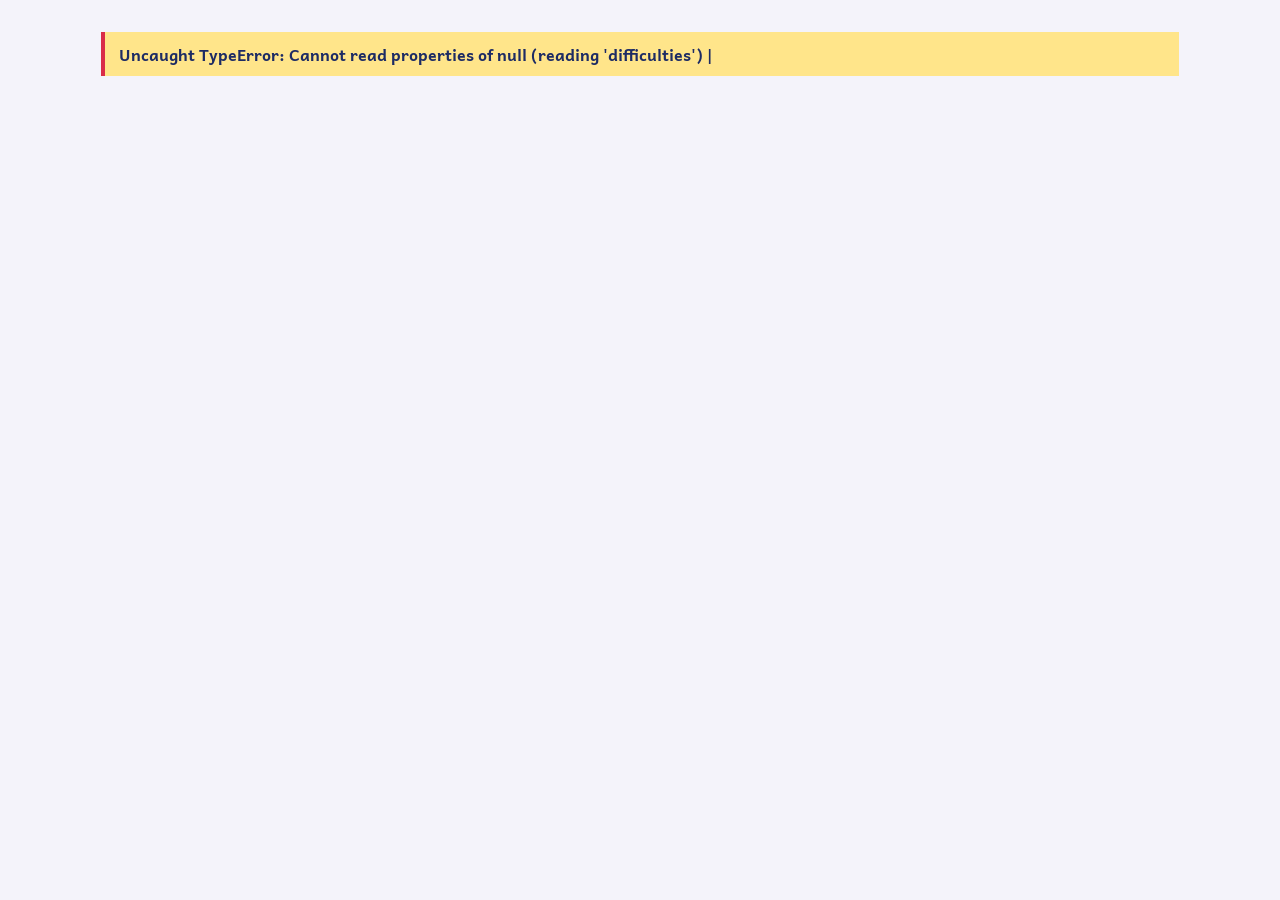
<file: tests/harness.html>
<!doctype html>
<html lang="fr"><head><meta charset="utf-8"><meta name="viewport" content="width=device-width, initial-scale=1">
<title>Harnais de test des jeux</title>
<link rel="stylesheet" href="../css/style.css"><script src="../js/theme.js"></script></head>
<body><main><div id="err" class="notice" hidden></div><div id="stage" class="stage"></div></main>
<script type="module">
// Usage : tests/harness.html?g=sudoku&d=normal&seed=3  (monte un jeu avec un faux contexte)
import { GAMES, getGame } from '../js/games/index.js';
import { applyOp } from '../js/games/compte.js';
import { findSolution } from '../js/games/numbermatch.js';
import { solve as solveWS } from '../js/games/watersort.js';
import { solve as solveRH, range as rangeRH } from '../js/games/rushhour.js';
import { solve as solveBI, pegCount, jumpsFrom } from '../js/games/billes.js';
import { SHAPES } from '../js/games/blocs.js';
import { createRng } from '../js/rng.js';
const q = new URLSearchParams(location.search);
const err = document.getElementById('err');
const show = (m) => { err.hidden = false; err.textContent += m + ' | '; };
addEventListener('error', (e) => show(e.message));
addEventListener('unhandledrejection', (e) => show(String(e.reason)));
const g = getGame(q.get('g'));
const d = q.get('d') || g.difficulties[0].id;
const state = g.create(createRng(Number(q.get('seed') || 5)), d);
const stage = document.getElementById('stage');
stage.style.setProperty('--c', g.color);
const ctx = { save() {}, elapsed: () => 0, toast: show, finish: (r) => show('FINISH ' + JSON.stringify(r)) };
if (q.get('big') && state.grid) state.grid = state.grid.map((r, i) => r.map((_, j) => 2 ** (1 + ((i * state.size + j) % 17))));
if (q.get('fill') && g.id === 'mastermind') { for (let k = 0; k < 3; k++) { state.guesses.push({ g: state.secret.map((_, i) => (i + k) % state.colors), black: k, white: 1 }); } state.current = state.current.map((_, i) => i % state.colors); }
if (q.get('demo') === 'done' && g.id === 'sudoku') { state.solution.forEach((v, i) => { if (v === 1 || v === 2) state.cur[i] = v; }); state.sel = state.cur.findIndex((v) => !v); }
if (q.get('demo') === 'paths' && g.id === 'flow') { state.paths = state.solution.map((p, k) => (k < 3 ? p.slice() : k === 3 ? p.slice(0, 2) : [])); }
if (q.get('demo') === 'ng' && g.id === 'nonogram') { let k = 0; state.solution.forEach((v, i) => { if (v === 1 && k++ % 2 === 0) state.cur[i] = 1; else if (v === 0 && i % 7 === 0) state.cur[i] = 2; }); }
if (q.get('demo') === 'c4' && g.id === 'connect4') { [3, 3, 2, 4, 4, 3, 2].forEach((c, k) => { const r = [0, 1, 2, 3, 4, 5].find((rr) => !state.board[rr * 7 + c]); state.board[r * 7 + c] = k % 2 ? 2 : 1; }); state.turn = 1; state.moves = 4; }
if (q.get('legacy')) { delete state.notes; delete state.noteMode; }
if (q.get('demo') === 'notes' && g.id === 'sudoku') {
  const emp = state.cur.map((v, i) => (v ? -1 : i)).filter((i) => i >= 0);
  emp.slice(0, 14).forEach((i, k) => { let m = 0; for (let d = 0; d < state.n; d++) if ((i * 7 + d * 3 + k) % 3 === 0) m |= 1 << d; state.notes = state.notes || Array(state.n * state.n).fill(0); state.notes[i] = m || 1; });
  state.sel = emp[3]; state.noteMode = true;
}
g.mount(stage, state, ctx);
window.__state = state;

// ?auto=1 : joue quelques coups scriptés et affiche PASS/FAIL (pour les captures d'écran).
if (q.get('auto')) {
  const log = [];
  const check = (name, cond) => log.push((cond ? 'PASS ' : 'FAIL ') + name);
  const key = (k) => document.dispatchEvent(new KeyboardEvent('keydown', { key: k, bubbles: true }));
  const click = (el) => el && el.click();
  const $ = (sel) => [...stage.querySelectorAll(sel)];
  const id = g.id;
  if (id === '2048') {
    for (let i = 0; i < 40; i++) key(['ArrowLeft', 'ArrowDown', 'ArrowRight', 'ArrowUp'][i % 4]);
    check('2048 : des tuiles ont bougé et le score évolue', state.score > 0 || state.grid.flat().filter(Boolean).length > 2);
  } else if (id === 'mastermind') {
    $('.mm-palette .peg-btn').slice(0, state.len).forEach(click);
    check('mastermind : combinaison remplie', !state.current.includes(null));
    click($('.mm-actions .btn-primary')[0]);
    check('mastermind : un essai enregistré', state.guesses.length === 1);
    check("mastermind : ligne d'essai affichée avec retour", $('.mm-row.done .mm-fb i').length === state.len);
  } else if (id === 'nombre') {
    '5'.split('').forEach((c) => click($('.key').find((b) => b.textContent === c)));
    click($('.key-ok')[0]);
    check('nombre : un essai enregistré', state.guesses.length === 1);
    check('nombre : indice affiché', $('.nb-history li').length === 1);
  } else if (id === 'lights') {
    const snap = JSON.stringify(state.cells);
    click($('.bulb')[4]);
    check('lumières : un coup joué', state.moves === 1);
    check('lumières : le voisinage a basculé', JSON.stringify(state.cells) !== snap);
    click($('.bulb')[4]);
    check('lumières : 2 appuis annulent', JSON.stringify(state.cells) === JSON.stringify(g.create(createRng(Number(q.get('seed') || 5)), d).cells));
  } else if (id === 'taquin') {
    const n = state.n; const blank = state.tiles.indexOf(0);
    const nb = [blank - 1, blank + 1, blank - n, blank + n].find((i) => i >= 0 && i < n * n && (Math.floor(i / n) === Math.floor(blank / n) || i % n === blank % n));
    click($('.tq-tile').find((b) => Number(b.textContent) === state.tiles[nb]));
    check('taquin : un coup joué', state.moves === 1 && state.tiles[nb] === 0);
  } else if (id === 'memory') {
    const first = state.cards[0];
    const j = state.cards.findIndex((c, i) => i > 0 && c === first);
    click($('.mem-card')[0]); click($('.mem-card')[j]);
    check('mémoire : une paire trouvée', state.matched[0] && state.matched[j] && state.attempts === 1);
    const other = state.cards.findIndex((c, i) => !state.matched[i]);
    const other2 = state.cards.findIndex((c, i) => !state.matched[i] && i !== other && c !== state.cards[other]);
    click($('.mem-card')[other]); click($('.mem-card')[other2]);
    check('mémoire : paire ratée comptée', state.attempts === 2 && state.flipped.length === 2);
  } else if (id === 'demineur') {
    click($('.ms-cell')[0]);
    check('démineur : mines placées, premier coup sûr', state.mines && !state.mines[0] && state.open[0]);
    check('démineur : nombre de mines correct', state.mines.filter(Boolean).length === state.mineCount);
    check('démineur : cases révélées', $('.ms-cell.open').length >= 1);
    click($('.mode-btn')[0]);
    const closed = $('.ms-cell').findIndex((b, i) => !state.open[i]);
    click($('.ms-cell')[closed]);
    check('démineur : drapeau posé en mode drapeau', state.flags[closed] === true);
  } else if (id === 'sudoku') {
    const empty = state.cur.findIndex((v, i) => !state.puzzle[i]);
    click($('.sd-cell')[empty]);
    check('sudoku : case sélectionnée', state.sel === empty);
    click($('.sd-pad .key')[state.solution[empty] - 1]);
    check('sudoku : chiffre posé', state.cur[empty] === state.solution[empty]);
    // --- notes ---
    const n = state.n;
    const btnNote = () => $('.sd-tools .key')[0];
    const keyOf = (v) => $('.sd-pad .key')[v - 1];
    const empties = state.cur.map((v, i) => (v ? -1 : i)).filter((i) => i >= 0);
    // Chiffres encore utilisables (un chiffre dont toutes les cases sont posées est grisé).
    const avail = Array.from({ length: n }, (_, k) => k + 1).filter((v) => !keyOf(v).disabled);
    const [A, B, C] = avail;
    const D = avail[3];
    const e0 = empties[0];
    click($('.sd-cell')[e0]);
    click(btnNote());
    check("notes : le mode s'active", state.noteMode === true && btnNote().classList.contains('on'));
    const bit = (v) => 1 << (v - 1);
    click(keyOf(A)); click(keyOf(B)); click(keyOf(C));
    check('notes : 3 chiffres notés', state.notes[e0] === (bit(A) | bit(B) | bit(C)) && state.cur[e0] === 0);
    check('notes : affichées dans la case', $('.sd-cell')[e0].querySelectorAll('.sd-notes span').length === n && $('.sd-cell')[e0].textContent === [A, B, C].sort().join(''));
    click(keyOf(B));
    check('notes : un chiffre se retire en le retouchant', state.notes[e0] === (bit(A) | bit(C)));
    // un voisin (même ligne) reçoit la note 5 ; poser 5 dans e0 doit la lui retirer
    const row = Math.floor(e0 / n);
    const peer = empties.find((i) => i !== e0 && Math.floor(i / n) === row);
    if (peer !== undefined && D !== undefined) {
      click($('.sd-cell')[peer]); click(keyOf(D));
      check('notes : voisin noté', (state.notes[peer] & (1 << (D - 1))) !== 0);
      click($('.sd-cell')[e0]); click(btnNote());
      click(keyOf(D));
      check('valeur posée : notes de la case effacées', state.cur[e0] === D && state.notes[e0] === 0);
      check('valeur posée : retirée des notes des voisines', (state.notes[peer] & (1 << (D - 1))) === 0);
      click(btnNote()); // retour mode notes
      click(btnNote()); // et on ressort
    } else { click(btnNote()); }
    check('notes : mode normal rétabli', state.noteMode === false);
    // effacer : sans chiffre -> efface les notes
    const e1 = empties.find((i) => i !== e0 && !state.cur[i]);
    click($('.sd-cell')[e1]); click(btnNote()); click(keyOf(A)); click(btnNote());
    check('notes : posées dans une 2e case', state.notes[e1] === bit(A));
    click($('.sd-tools .key')[1]);
    check('notes : « Effacer » vide les notes', state.notes[e1] === 0);
    // touche N
    document.dispatchEvent(new KeyboardEvent('keydown', { key: 'n', bubbles: true }));
    check('notes : touche N active le mode', state.noteMode === true);
    document.dispatchEvent(new KeyboardEvent('keydown', { key: 'N', bubbles: true }));
    check('notes : touche N le désactive', state.noteMode === false);
    // sérialisation
    check('notes : état sérialisable', JSON.stringify(JSON.parse(JSON.stringify(state))) === JSON.stringify(state));
    // les notes ne doivent jamais bloquer la victoire
    // --- chiffre terminé : grisé et non sélectionnable ---
    const D2 = 1;
    state.solution.forEach((v, i) => { if (v === D2 && !state.puzzle[i]) { click($('.sd-cell')[i]); click(keyOf(D2)); } });
    check('chiffre terminé : bouton grisé', keyOf(D2).disabled === true && keyOf(D2).classList.contains('done'));
    const other = state.cur.findIndex((v, i) => !v && !state.puzzle[i]);
    if (other >= 0) {
      click($('.sd-cell')[other]); click(keyOf(D2));
      document.dispatchEvent(new KeyboardEvent('keydown', { key: String(D2), bubbles: true }));
      check('chiffre terminé : impossible de le re-poser (bouton ou clavier)', state.cur[other] === 0);
    }
    check('chiffre terminé : les autres chiffres restent actifs', $('.sd-pad .key').some((k, idx) => idx + 1 !== D2 && !k.disabled));
    const some = state.solution.findIndex((v, i) => v === D2 && !state.puzzle[i]);
    if (some >= 0) {
      click($('.sd-cell')[some]); click($('.sd-tools .key')[1]);
      check('chiffre terminé : effacer une de ses cases le réactive', keyOf(D2).disabled === false);
      click(keyOf(D2));
    }
    // Remplit tout avec la solution : doit terminer la partie.
    state.solution.forEach((v, i) => { if (!state.puzzle[i]) { click($('.sd-cell')[i]); click($('.sd-pad .key')[v - 1]); } });
    check('sudoku : grille complète = victoire', document.getElementById('err').textContent.includes('FINISH'));
  } else if (id === 'untangle') {
    const svg = stage.querySelector('.ud-svg');
    const hits = $('.ud-node');
    check('démêle : un point par sommet', hits.length === state.n);
    check('démêle : des croisements au départ', Number($('.hud-item strong')[0].textContent) > 0);
    // Glisser le point 0 : on simule pointerdown / pointermove / pointerup au-dessus du plan.
    const r = svg.getBoundingClientRect();
    const px = (p) => ({ clientX: r.left + (p[0] / 100) * r.width, clientY: r.top + (p[1] / 100) * r.height, pointerId: 1, bubbles: true });
    const start = state.pts[0].slice();
    hits[0].dispatchEvent(new PointerEvent('pointerdown', px(start)));
    svg.dispatchEvent(new PointerEvent('pointermove', px([50, 50])));
    svg.dispatchEvent(new PointerEvent('pointerup', px([50, 50])));
    check('démêle : le point a bougé et le déplacement est compté', state.moves === 1 && JSON.stringify(state.pts[0]) !== JSON.stringify(start));
    check('démêle : les traits suivent (x1/y1 mis à jour)', Math.abs(Number($('.ud-edge')[0].getAttribute('x1')) - Number($('.ud-edge')[0].getAttribute('x2'))) >= 0);
    // On replace tous les points sur la disposition planaire, puis un petit coup de clavier termine.
    state.layout.forEach((p, i) => { state.pts[i] = p.slice(); });
    hits[0].dispatchEvent(new KeyboardEvent('keydown', { key: 'ArrowRight', bubbles: true }));
    if (!document.getElementById('err').textContent.includes('FINISH')) hits[0].dispatchEvent(new KeyboardEvent('keydown', { key: 'ArrowLeft', bubbles: true }));
    check('démêle : sans croisement = victoire', document.getElementById('err').textContent.includes('FINISH'));
  } else if (id === 'pipes') {
    const tiles = $('.pp-tile');
    check('pipes : une tuile par case', tiles.length === state.rows * state.cols);
    const before = state.rot[0];
    click(tiles[0]);
    check('pipes : un clic tourne la tuile', state.rot[0] === (before + 1) % 4 && state.moves === 1);
    tiles[0].dispatchEvent(new MouseEvent('contextmenu', { bubbles: true, cancelable: true }));
    check("pipes : clic droit tourne dans l'autre sens", state.rot[0] === before && state.moves === 2);
    check('pipes : la source est alimentée', tiles[state.source].classList.contains('lit'));
    // Chaque tuile : on la ramène à sa position résolue (rotation 0).
    tiles.forEach((t, i) => { const k = (4 - state.rot[i]) % 4; for (let j = 0; j < k; j++) click(t); });
    check('pipes : tout aligné = victoire', document.getElementById('err').textContent.includes('FINISH'));
    check('pipes : toutes les tuiles alimentées', $('.pp-tile.lit').length === tiles.length);
  } else if (id === 'takuzu') {
    const cells = $('.tk-cell');
    check('takuzu : une case par cellule', cells.length === state.n * state.n);
    check('takuzu : les indices sont verrouillés', $('.tk-cell.given').length === state.puzzle.filter(Boolean).length);
    const g0 = state.puzzle.findIndex((v) => !v);
    click(cells[g0]);
    check('takuzu : un clic met 0, deux clics 1, trois vident', state.cur[g0] === 1);
    click(cells[g0]); check('takuzu : deuxième clic', state.cur[g0] === 2);
    click(cells[g0]); check('takuzu : troisième clic', state.cur[g0] === 0);
    const locked = state.puzzle.findIndex((v) => v);
    const keep = state.cur[locked]; click(cells[locked]);
    check('takuzu : un indice ne change pas', state.cur[locked] === keep);
    state.solution.forEach((v, i) => { if (!state.puzzle[i]) for (let j = 0; j < v; j++) click(cells[i]); });
    check('takuzu : grille juste = victoire', document.getElementById('err').textContent.includes('FINISH'));
  } else if (id === 'hanoi') {
    const pegs = $('.hn-peg');
    check('hanoï : 3 piquets et les disques au départ', pegs.length === 3 && $('.hn-disk').length === state.disks);
    // Coup interdit : poser le plus grand disque sur un plus petit.
    const from = state.from; const other = [0, 1, 2].find((x) => x !== from && x !== state.to);
    click(pegs[from]); click(pegs[other]);                      // petit disque -> piquet libre (légal)
    click(pegs[from]); click(pegs[other]);                      // 2e disque sur le petit (interdit)
    check('hanoï : coup interdit refusé avec un message', document.getElementById('err').textContent.includes('plus petit') && state.moves === 1);
    click(pegs[other]); click(pegs[from]);                      // on annule : le petit revient
    state.moves = 0;
    const move = (k, a, b, via) => { if (!k) return; move(k - 1, a, via, b); click(pegs[a]); click(pegs[b]); move(k - 1, via, b, a); };
    // État remis à plat pour la résolution : tous les disques sur `from`.
    if (state.pegs[from].length === state.disks) {
      const via = [0, 1, 2].find((x) => x !== from && x !== state.to);
      move(state.disks, from, state.to, via);
      check('hanoï : résolu au minimum de coups', state.moves === 2 ** state.disks - 1 && document.getElementById('err').textContent.includes('FINISH'));
    } else check('hanoï : état de départ restauré', false);
  } else if (id === 'flow') {
    const svg = stage.querySelector('.fl-svg');
    const R = svg.getBoundingClientRect();
    const at = (cell) => ({ clientX: R.left + (((cell % state.cols) + 0.5) / state.cols) * R.width, clientY: R.top + ((Math.floor(cell / state.cols) + 0.5) / state.rows) * R.height, pointerId: 1, bubbles: true });
    const drag = (cells) => {
      svg.dispatchEvent(new PointerEvent('pointerdown', at(cells[0])));
      for (const c of cells.slice(1)) svg.dispatchEvent(new PointerEvent('pointermove', at(c)));
      svg.dispatchEvent(new PointerEvent('pointerup', at(cells[cells.length - 1])));
    };
    check('liaisons : deux points par paire', $('.fl-dot').length === state.dots.length * 2);
    drag(state.solution[0]);
    check('liaisons : un glisser trace le chemin', state.paths[0].join() === state.solution[0].join() && $('.fl-line')[0].getAttribute('points').length > 0);
    drag([state.solution[0][2]]);
    check('liaisons : toucher le milieu du chemin le raccourcit', state.paths[0].length === 3);
    state.dots.forEach((_, k) => drag(state.solution[k]));
    check('liaisons : tous les chemins tracés = victoire', document.getElementById('err').textContent.includes('FINISH'));
    check('liaisons : toutes les cases remplies', new Set(state.paths.flat()).size === state.rows * state.cols);
  } else if (id === 'compte') {
    const OPS = ['+', '−', '×', '÷'];
    const seen = new Set();
    const search = (vals) => {
      if (vals.includes(state.target)) return [];
      if (vals.length < 2) return null;
      const key = vals.slice().sort((a, b) => a - b).join(',');
      if (seen.has(key)) return null;
      seen.add(key);
      for (let ai = 0; ai < vals.length; ai++) {
        for (let bi = 0; bi < vals.length; bi++) {
          if (ai === bi) continue;
          for (const op of OPS) {
            const r = applyOp(vals[ai], vals[bi], op);
            if (r === null) continue;
            const next = vals.filter((_, k) => k !== ai && k !== bi);
            next.splice(Math.min(ai, next.length), 0, r);
            const rest = search(next);
            if (rest) return [[ai, bi, op], ...rest];
          }
        }
      }
      return null;
    };
    const tiles = () => $('.cb-tile');
    const op = (o) => $('.cb-op')[OPS.indexOf(o)];
    const doStep = ([ai, bi, o]) => { click(tiles()[ai]); click(op(o)); click(tiles()[bi]); };
    check('compte : la cible est affichée', $('.cb-target strong')[0].textContent === String(state.target));
    const vals = state.tiles.map((t) => t.v);
    let small = -1; let big = -1;
    vals.forEach((v, i) => vals.forEach((w, j) => { if (i !== j && v < w && small < 0) { small = i; big = j; } }));
    if (small >= 0) {
      click(tiles()[small]); click(op('−')); click(tiles()[big]);
      check('compte : une soustraction négative est refusée avec un message', document.getElementById('err').textContent.includes('Impossible') && tiles().length === vals.length);
      click(tiles()[small]);
    }
    const steps = search(vals);
    check('compte : une solution existe (recherche du test)', Array.isArray(steps));
    if (steps && steps.length) {
      doStep(steps[0]);
      check('compte : une opération fusionne deux nombres', tiles().length === vals.length - 1 && state.history.length === 1);
      click($('.cb-actions .btn')[0]);
      check('compte : annuler restaure les nombres', tiles().length === vals.length && state.history.length === 0);
      steps.forEach(doStep);
      check('compte : cible atteinte = victoire', document.getElementById('err').textContent.includes('FINISH'));
    }
  } else if (id === 'nonogram') {
    const board = stage.querySelector('.ng-board');
    const cells = $('.ng-cell');
    const pt = (el) => { const r = el.getBoundingClientRect(); return { clientX: r.left + r.width / 2, clientY: r.top + r.height / 2, pointerId: 1, bubbles: true, button: 0 }; };
    const press = (el) => { board.dispatchEvent(new PointerEvent('pointerdown', pt(el))); board.dispatchEvent(new PointerEvent('pointerup', pt(el))); };
    check('nonogram : un indice par ligne et par colonne', $('.ng-clue').length === 2 * state.n && cells.length === state.n * state.n);
    const first = state.solution.findIndex((v) => v === 1);
    press(cells[first]);
    check('nonogram : un toucher noircit', state.cur[first] === 1 && cells[first].classList.contains('on'));
    press(cells[first]);
    check('nonogram : un second toucher efface', state.cur[first] === 0);
    click($('.mode-btn')[0]);
    press(cells[first]);
    check('nonogram : le mode marquer pose une croix', state.cur[first] === 2 && cells[first].classList.contains('x'));
    click($('.mode-btn')[0]);
    board.dispatchEvent(new PointerEvent('pointerdown', pt(cells[0])));
    board.dispatchEvent(new PointerEvent('pointermove', pt(cells[1])));
    board.dispatchEvent(new PointerEvent('pointermove', pt(cells[2])));
    board.dispatchEvent(new PointerEvent('pointerup', pt(cells[2])));
    check('nonogram : glisser peint plusieurs cases', state.cur[0] === 1 && state.cur[1] === 1 && state.cur[2] === 1);
    cells[3].dispatchEvent(new MouseEvent('contextmenu', { ...pt(cells[3]), cancelable: true, button: 2 }));
    check('nonogram : clic droit marque une case', state.cur[3] === 2);
    // --- robustesse tactile (régressions signalées : appui long, balayage rapide, déviation en diagonale) ---
    state.cur.fill(0);
    click($('.mode-btn')[0]);                                    // s'assure d'être en mode « noircir »
    if (state.markMode) click($('.mode-btn')[0]);
    const touch = (el, type) => board.dispatchEvent(new PointerEvent(type, { ...pt(el), pointerType: 'touch' }));
    // 1. appui long au doigt : le navigateur envoie un « contextmenu » ; il ne doit pas transformer le carré noir en croix
    touch(cells[0], 'pointerdown');
    cells[0].dispatchEvent(new MouseEvent('contextmenu', { ...pt(cells[0]), cancelable: true, button: 0 }));
    touch(cells[0], 'pointerup');
    check('nonogram (tactile) : un appui long ne pose pas de croix par erreur', state.cur[0] === 1);
    touch(cells[0], 'pointerdown'); touch(cells[0], 'pointerup');
    check('nonogram (tactile) : retoucher efface', state.cur[0] === 0);
    // 2. balayage rapide : on saute de la case 0 à la case 4 en un seul événement, tout doit être peint
    touch(cells[0], 'pointerdown');
    board.dispatchEvent(new PointerEvent('pointermove', { ...pt(cells[Math.min(4, state.n - 1)]), pointerType: 'touch' }));
    touch(cells[Math.min(4, state.n - 1)], 'pointerup');
    const upto = Math.min(4, state.n - 1);
    check('nonogram : un balayage rapide ne laisse aucune case sautée', Array.from({ length: upto + 1 }, (_, k) => state.cur[k]).every((v) => v === 1));
    // 3. trajet en diagonale : on reste sur la ligne de départ (pas de cases de la ligne suivante)
    state.cur.fill(0);
    touch(cells[0], 'pointerdown');
    board.dispatchEvent(new PointerEvent('pointermove', { ...pt(cells[state.n + 2]), pointerType: 'touch' })); // ligne 1, colonne 2
    touch(cells[state.n + 2], 'pointerup');
    check('nonogram : un trajet en diagonale reste sur la ligne de départ', state.cur[0] === 1 && state.cur[1] === 1 && state.cur[2] === 1 && state.cur[state.n] === 0 && state.cur[state.n + 1] === 0 && state.cur[state.n + 2] === 0);
    // 4. clavier : Entrée sur une case la noircit, les flèches déplacent le focus
    state.cur.fill(0);
    cells[0].focus();
    cells[0].dispatchEvent(new KeyboardEvent('keydown', { key: 'ArrowRight', bubbles: true }));
    check('nonogram (clavier) : flèche droite déplace le focus', document.activeElement === cells[1]);
    cells[1].dispatchEvent(new KeyboardEvent('keydown', { key: 'ArrowDown', bubbles: true }));
    check('nonogram (clavier) : flèche bas déplace le focus', document.activeElement === cells[state.n + 1]);
    document.activeElement.click();
    check('nonogram (clavier) : Entrée / Espace noircit la case', state.cur[state.n + 1] === 1);
    check("nonogram (lecteur d'écran) : l'état de la case est annoncé", /noircie/.test(cells[state.n + 1].getAttribute('aria-label')));
    // 5. compteur : jamais négatif, signale l'excès
    state.cur.fill(0);
    state.cur.forEach((_, i) => { if (state.solution[i] !== 1 && i < 3) state.cur[i] = 1; });
    click($('.mode-btn')[0]); click($('.mode-btn')[0]);          // force un repaint sans changer l'état
    const label = $('.hud-item span')[0].textContent; const value = Number($('.hud-item strong')[0].textContent);
    check("nonogram : le compteur n'est jamais négatif", value >= 0 && /noircir|trop/.test(label));
    state.cur.fill(0);
    click($('.mode-btn')[0]); click($('.mode-btn')[0]);
    for (let i = 0; i < state.n; i++) { if ((state.solution[i] === 1) !== (state.cur[i] === 1)) press(cells[i]); }
    check('nonogram : un indice correct devient clair', $('.ng-clue.by-row')[0].classList.contains('ok'));
    state.solution.forEach((need, i) => { if ((need === 1) !== (state.cur[i] === 1)) press(cells[i]); });
    check('nonogram : image juste = victoire', document.getElementById('err').textContent.includes('FINISH'));
  } else if (id === 'connect4') {
    const sleep = (ms) => new Promise((r) => setTimeout(r, ms));
    const colEls = $('.c4-col');
    check('puissance 4 : 7 colonnes de 6 cases', colEls.length === 7 && $('.c4-slot').length === 42);
    if (state.turn === 2) await sleep(900);
    check("puissance 4 : c'est au joueur de jouer", state.turn === 1 && !colEls[3].disabled);
    click(colEls[3]);
    check('puissance 4 : le jeton tombe en bas de la colonne', state.board[3] === 1 && state.moves === 1);
    check('puissance 4 : pendant le tour adverse, les colonnes sont bloquées', colEls.every((c) => c.disabled));
    await sleep(900);
    check("puissance 4 : l'ordinateur répond", state.board.filter((v) => v === 2).length >= 1 && state.turn === 1);
    state.board.fill(0);
    state.board[6] = state.board[13] = state.board[20] = 1;
    state.turn = 1; state.winner = 0; state.line = [];
    click(colEls[6]);
    check('puissance 4 : quatre alignés = victoire du joueur', state.winner === 1 && state.line.length >= 4 && document.getElementById('err').textContent.includes('FINISH'));
  } else if (id === 'nummatch') {
    const cellEls = () => $('.nm-cell');
    const addBtn = () => $('.nm-actions .btn')[1];
    const hintBtn = () => $('.nm-actions .btn')[0];
    check('number match : une case par chiffre', cellEls().length === state.cells.length && state.cells.length > 0);
    // deux chiffres qui ne vont pas ensemble : rien n'est effacé
    let bi = -1; let bj = -1;
    state.cells.forEach((v, i) => state.cells.forEach((w, j) => { if (bi < 0 && i < j && v && w && v !== w && v + w !== 10) { bi = i; bj = j; } }));
    const total0 = state.cells.filter(Boolean).length;
    click(cellEls()[bi]); click(cellEls()[bj]);
    check("number match : une mauvaise paire n'efface rien", state.cells.filter(Boolean).length === total0 && state.moves === 0);
    click(cellEls()[bj]);                                           // désélectionne
    // indice
    const hints0 = state.hints;
    if (hints0 > 0) {
      click(hintBtn());
      check('number match : un indice surligne une vraie paire et en consomme un', state.hints === hints0 - 1 && $('.nm-cell.hint').length === 2);
    } else check('number match : sans indice, le bouton est désactivé', hintBtn().disabled === true);
    // résolution complète en rejouant la solution trouvée par le générateur
    const script = findSolution(state.cells.slice(), state.adds, createRng(77), 300);
    check('number match : le générateur a livré une grille gagnable', Array.isArray(script));
    if (script) {
      for (const step of script) {
        if (step === 'add') click(addBtn());
        else { click(cellEls()[step[0]]); click(cellEls()[step[1]]); }
      }
      check('number match : tout effacé = victoire', state.cells.length === 0 && document.getElementById('err').textContent.includes('FINISH'));
    }
    // ajout de chiffres et défaite, sur de petites grilles de test montées à part
    const mini = (cells, adds) => {
      const box = document.createElement('div'); document.body.append(box);
      const log = [];
      const st = { cells: cells.slice(), adds, hints: 0, moves: 0 };
      g.mount(box, st, { save() {}, elapsed: () => 0, toast: (m) => log.push(m), finish: (r) => log.push('FINISH ' + JSON.stringify(r)) });
      return { box, st, log };
    };
    const m1 = mini([1, 2, 3], 1);
    m1.box.querySelectorAll('.nm-actions .btn')[1].click();
    check('number match : ➕ recopie les chiffres restants', m1.st.cells.join('') === '123123' && m1.st.adds === 0);
    const m2 = mini([1, 9, 2, 3], 0);
    const b2 = m2.box.querySelectorAll('.nm-cell');
    b2[0].click(); b2[1].click();
    check("number match : plus de paire et plus d'ajout = défaite", m2.log.some((l) => l === 'FINISH {"won":false}'));
    const m3 = mini([5, 0, 0, 0, 0, 0, 0, 0, 0, 0, 0, 0, 0, 0, 0, 0, 0, 0, 5], 0);
    const b3 = m3.box.querySelectorAll('.nm-cell');
    b3[0].click(); b3[18].click();
    check('number match : deux 5 voisins en diagonale/colonne vides entre eux, effacés', m3.st.cells.length === 0 && m3.log.some((l) => l.startsWith('FINISH {"won":true')));
  } else if (id === 'watersort') {
    const tubes = () => $('.ws-tube');
    check('tri : un bouton par tube', tubes().length === state.tubes.length);
    let bad = null;
    state.tubes.forEach((A, a) => state.tubes.forEach((B, b) => { if (!bad && a !== b && A.length && B.length && B.length < state.cap && A[A.length - 1] !== B[B.length - 1]) bad = [a, b]; }));
    if (bad) {
      const snap = JSON.stringify(state.tubes);
      click(tubes()[bad[0]]); click(tubes()[bad[1]]);
      check('tri : un versement interdit ne change rien et le dit', JSON.stringify(state.tubes) === snap && document.getElementById('err').textContent.includes('Impossible'));
      click(tubes()[bad[1]]);                                    // désélectionne
    }
    const sol = solveWS(state.tubes);
    click(tubes()[sol[0][0]]); click(tubes()[sol[0][1]]);
    check('tri : un versement compte un coup', state.moves === 1 && state.history.length === 1);
    click($('.ws-actions .btn')[0]);
    check('tri : annuler restaure les tubes', state.history.length === 0 && JSON.stringify(state.tubes) === JSON.stringify(state.start));
    for (const [a, b] of sol) { click(tubes()[a]); click(tubes()[b]); }
    check('tri : tout trié = victoire', document.getElementById('err').textContent.includes('FINISH'));
  } else if (id === 'rushhour') {
    const board = stage.querySelector('.rh-board');
    const carEls = () => $('.rh-car');
    check('embouteillage : un bouton par véhicule et une sortie', carEls().length === state.cars.length && !!stage.querySelector('.rh-exit'));
    const cell = board.getBoundingClientRect().width / 6;
    const dragCar = (i, p) => {
      const el = carEls()[i];
      const r = el.getBoundingClientRect();
      const car = state.cars[i];
      const x = r.left + r.width / 2;
      const y = r.top + r.height / 2;
      const d = (p - (car.h ? car.c : car.r)) * cell;
      const to = { clientX: x + (car.h ? d : 0), clientY: y + (car.h ? 0 : d), pointerId: 1, bubbles: true };
      el.dispatchEvent(new PointerEvent('pointerdown', { clientX: x, clientY: y, pointerId: 1, bubbles: true }));
      board.dispatchEvent(new PointerEvent('pointermove', to));
      board.dispatchEvent(new PointerEvent('pointerup', to));
    };
    // on pousse la voiture rouge vers la sortie : elle s'arrête au premier obstacle
    const limit = rangeRH(state.cars, 0).hi;
    const before = JSON.stringify(state.cars);
    dragCar(0, 4);
    check('embouteillage : un véhicule ne traverse pas les autres', state.cars[0].c === Math.min(4, limit));
    if (JSON.stringify(state.cars) !== before) {
      click($('.rh-actions .btn')[0]);
      check('embouteillage : annuler remet le véhicule', JSON.stringify(state.cars) === before);
    }
    const sol = solveRH(state.cars.map((c) => ({ ...c })));
    check('embouteillage : le minimum affiché correspond au solveur', sol.length === state.par);
    for (const [i, p] of sol) dragCar(i, p);
    check('embouteillage : sortie libérée = victoire', document.getElementById('err').textContent.includes('FINISH'));
  } else if (id === 'futoshiki') {
    const n = state.n;
    const cellEls = () => $('.fu-cell');
    check('futoshiki : une case par chiffre et un signe par contrainte', cellEls().length === n * n && $('.fu-sign').length === state.ineq.length);
    const k = state.ineq.findIndex(({ a, b }) => !state.puzzle[a] && !state.puzzle[b]);
    if (k >= 0) {
      const { a, b, lt } = state.ineq[k];
      click(cellEls()[a]); click($('.fu-pad .key')[lt ? n - 1 : 0]);
      click(cellEls()[b]); click($('.fu-pad .key')[lt ? 0 : n - 1]);
      check('futoshiki : signe non respecté marqué en rouge', $('.fu-sign')[k].classList.contains('bad') && cellEls()[a].classList.contains('bad'));
      click(cellEls()[b]); key('Backspace');
      check('futoshiki : effacer au clavier', state.cur[b] === 0 && !$('.fu-sign')[k].classList.contains('bad'));
    }
    const given = state.puzzle.findIndex(Boolean);
    if (given >= 0) { click(cellEls()[given]); key(String(state.puzzle[given] % n + 1)); check('futoshiki : une case donnée ne change pas', state.cur[given] === state.puzzle[given]); }
    state.solution.forEach((v, i) => { if (!state.puzzle[i]) { click(cellEls()[i]); key(String(v)); } });
    check('futoshiki : grille complète = victoire', document.getElementById('err').textContent.includes('FINISH'));
  } else if (id === 'skyscrapers') {
    const n = state.n;
    const cellEls = () => $('.sk-cell');
    check('gratte-ciel : une case par immeuble et les indices affichés', cellEls().length === n * n && $('.sk-clue').filter((e) => e.textContent).length === state.clues.filter(Boolean).length);
    const empty = state.cur.findIndex((v, i) => !state.puzzle[i]);
    click(cellEls()[empty]);
    check('gratte-ciel : case sélectionnée', cellEls()[empty].classList.contains('sel'));
    const r = Math.floor(empty / n);
    const other = Array.from({ length: n }, (_, j) => r * n + j).find((i) => i !== empty && !state.puzzle[i]);
    if (other !== undefined) {
      click($('.sk-pad .key')[0]); click(cellEls()[other]); click($('.sk-pad .key')[0]);
      check('gratte-ciel : doublon dans la ligne marqué', cellEls()[other].classList.contains('bad'));
      click($('.sk-pad .key')[n]);
      check('gratte-ciel : effacer', state.cur[other] === 0);
    }
    state.solution.forEach((v, i) => { if (!state.puzzle[i]) { click(cellEls()[i]); click($('.sk-pad .key')[v - 1]); } });
    check('gratte-ciel : tous les indices validés', $('.sk-clue').filter((e) => e.textContent).every((e) => e.classList.contains('ok')));
    check('gratte-ciel : grille complète = victoire', document.getElementById('err').textContent.includes('FINISH'));
  } else if (id === 'reversi') {
    const sleep = (ms) => new Promise((r) => setTimeout(r, ms));
    check('reversi : 4 coups possibles au départ', $('.rv-cell.hint').length === 4);
    click($('.rv-cell.hint')[0]);
    check('reversi : un pion posé et un retourné', state.board.filter((v) => v === 1).length === 4 && state.turn === 2);
    for (let k = 0; k < 40 && state.turn === 2; k++) await sleep(100);
    check("reversi : l'ordinateur a joué", state.turn === 1 && state.board.filter(Boolean).length === 6);
  } else if (id === 'cages') {
    check('cages : une étiquette par cage', $('.cg-label').length === state.cages.length);
    const empty = state.cur.findIndex((v, i) => !state.given[i]);
    if (empty >= 0) {
      click($('.cg-cell')[empty]);
      key(String(state.solution[empty] % state.n + 1));
      check('cages : une case remplie', state.cur[empty] > 0);
    }
    state.solution.forEach((v, i) => { if (!state.given[i]) { click($('.cg-cell')[i]); key(String(v)); } });
    check('cages : grille complète = victoire', document.getElementById('err').textContent.includes('FINISH'));
  } else if (id === 'hitori') {
    const white = state.solution.findIndex((b) => !b);
    click($('.hi-cell')[white]); click($('.hi-cell')[white]);
    check('hitori : deux appuis entourent la case', $('.hi-cell')[white].classList.contains('circle'));
    click($('.hi-cell')[white]);
    check("hitori : trois appuis l'effacent", state.marks[white] === 0);
    state.solution.forEach((b, i) => { if (b) click($('.hi-cell')[i]); });
    check('hitori : bonnes cases noircies = victoire', document.getElementById('err').textContent.includes('FINISH'));
  } else if (id === 'billes') {
    const idx = (i) => stage.querySelector('.pg-board').children[i];
    const before = pegCount(state.pegs);
    const from = state.pegs.findIndex((v, i) => v && jumpsFrom(state.pegs, i).length);
    const [to] = jumpsFrom(state.pegs, from)[0];
    click(idx(from));
    check('billes : arrivées possibles indiquées', idx(to).classList.contains('target'));
    click(idx(to));
    check('billes : un saut retire une bille', pegCount(state.pegs) === before - 1);
    click($('.ws-actions .btn')[0]);
    check('billes : annuler remet la bille', pegCount(state.pegs) === before);
    if (before < 30) {
      for (const [a, b] of solveBI(state.pegs)) { click(idx(a)); click(idx(b)); }
      check('billes : une seule bille = victoire', document.getElementById('err').textContent.includes('FINISH'));
    }
  } else if (id === 'blocs') {
    check('blocs : trois pièces proposées', $('.bl-slot:not(.empty)').length === 3);
    const shape = SHAPES[state.tray[0].shape];
    click($('.bl-slot')[0]);
    click($('.bl-cell')[0]);
    check('blocs : pièce posée et points comptés', state.score === shape.length && state.grid.filter(Boolean).length === shape.length);
    check('blocs : la pièce posée quitte la réserve', $('.bl-slot.empty').length === 1);
  } else if (id === 'snake') {
    const sleep = (ms) => new Promise((r) => setTimeout(r, ms));
    const head = state.snake[0];
    key('ArrowUp');
    await sleep(700);
    check('serpent : il avance après la première direction', state.started && state.snake[0] !== head);
    for (let k = 0; k < 60 && !document.getElementById('err').textContent.includes('FINISH'); k++) await sleep(100);
    check('serpent : le mur termine la partie', document.getElementById('err').textContent.includes('FINISH'));
  } else if (id === 'breakout') {
    const sleep = (ms) => new Promise((r) => setTimeout(r, ms));
    check('casse-briques : un canvas et 3 balles', !!stage.querySelector('canvas.arc-canvas') && state.lives === 3);
    const total = state.bricks.reduce((a, b) => a + b, 0);
    key(' ');
    for (let k = 0; k < 40 && state.bricks.reduce((a, b) => a + b, 0) === total; k++) await sleep(100);
    check('casse-briques : la balle lancée casse une brique', state.bricks.reduce((a, b) => a + b, 0) < total);
  } else if (id === 'simon') {
    const sleep = (ms) => new Promise((r) => setTimeout(r, ms));
    check('simon : touches bloquées pendant la démonstration', $('.si-pad').every((b) => b.disabled));
    for (let k = 0; k < 40 && $('.si-pad')[0].disabled; k++) await sleep(100);
    click($('.si-pad')[state.seq[0]]);
    check('simon : bonne touche = suite allongée', state.seq.length === 2 && state.score === 1);
    for (let k = 0; k < 60 && $('.si-pad')[0].disabled; k++) await sleep(100);
    click($('.si-pad')[(state.seq[0] + 1) % state.pads]);
    check('simon : erreur = fin de partie', document.getElementById('err').textContent.includes('FINISH'));
  } else if (id === 'schulte') {
    const cellOf = (v) => $('.sc-cell').find((b) => b.textContent === String(v));
    click(cellOf(2));
    check('schulte : mauvais nombre compté comme erreur', state.misses === 1 && state.next === 1);
    for (let v = 1; v <= state.n * state.n; v++) click(cellOf(v));
    check("schulte : tous les nombres dans l'ordre = victoire", document.getElementById('err').textContent.includes('FINISH'));
  } else if (id === 'helix') {
    const sleep = (ms) => new Promise((r) => setTimeout(r, ms));
    check('hélice : un canvas de jeu', !!stage.querySelector('canvas.arc-canvas'));
    const r0 = state.rot;
    document.dispatchEvent(new KeyboardEvent('keydown', { key: 'ArrowLeft', bubbles: true }));
    check('hélice : la flèche fait tourner la tour', Math.abs(state.rot - r0) > 0.1);
    const y0 = state.y;
    await sleep(500);
    check('hélice : la balle bouge toute seule (animation)', state.y !== y0 || state.floor > 0);
    const front = Math.PI / 2;
    const mini = (floors) => {
      const box = document.createElement('div'); box.className = 'stage'; document.body.append(box);
      const log = [];
      g.mount(box, { floors, floor: 0, y: 0.4, vy: 0, rot: 0, streak: 0, score: 0 }, { save() {}, elapsed: () => 0, toast: (m) => log.push(m), finish: (r) => log.push('FINISH ' + JSON.stringify(r)) });
      return log;
    };
    const win = mini([{ gap: [front - 0.3, 0.6], reds: [] }, { gap: [front - 0.3, 0.6], reds: [] }]);
    const lose = mini([{ gap: [front + 2, 0.3], reds: [[front - 0.4, 0.8]] }]);
    for (let t = 0; t < 10000 && !(win.some((l) => l.startsWith('FINISH')) && lose.some((l) => l.startsWith('FINISH'))); t += 100) await sleep(100);
    check('hélice : trous alignés = victoire', win.some((l) => l.startsWith('FINISH {"won":true')));
    check('hélice : zone rouge = défaite, score gardé', lose.some((l) => l.startsWith('FINISH {"won":false')));
  } else if (id === 'stack') {
    const canvas = stage.querySelector('canvas.arc-canvas');
    check('pile : un canvas de jeu', !!canvas);
    state.cur.x = state.blocks[0].x;
    document.dispatchEvent(new KeyboardEvent('keydown', { key: ' ', bubbles: true }));
    check('pile : Espace pose un bloc', state.blocks.length === 2 && state.score === 1);
    canvas.dispatchEvent(new PointerEvent('pointerdown', { bubbles: true, pointerId: 1 }));
    check('pile : un appui pose aussi un bloc', state.blocks.length === 3);
    const topBlock = state.blocks[state.blocks.length - 1];
    state.cur = topBlock.x > 0.2 ? { x: 0, w: 0.05, dir: 1 } : { x: 0.95, w: 0.05, dir: 1 };
    document.dispatchEvent(new KeyboardEvent('keydown', { key: ' ', bubbles: true }));
    check('pile : rater la tour termine la partie avec le score', document.getElementById('err').textContent.includes('FINISH {"won":true,"score":2}'));
  }
  const box = document.createElement('pre'); box.className = 'notice'; box.textContent = log.join(String.fromCharCode(10));
  document.querySelector('main').prepend(box);
}
</script></body></html>
</file>
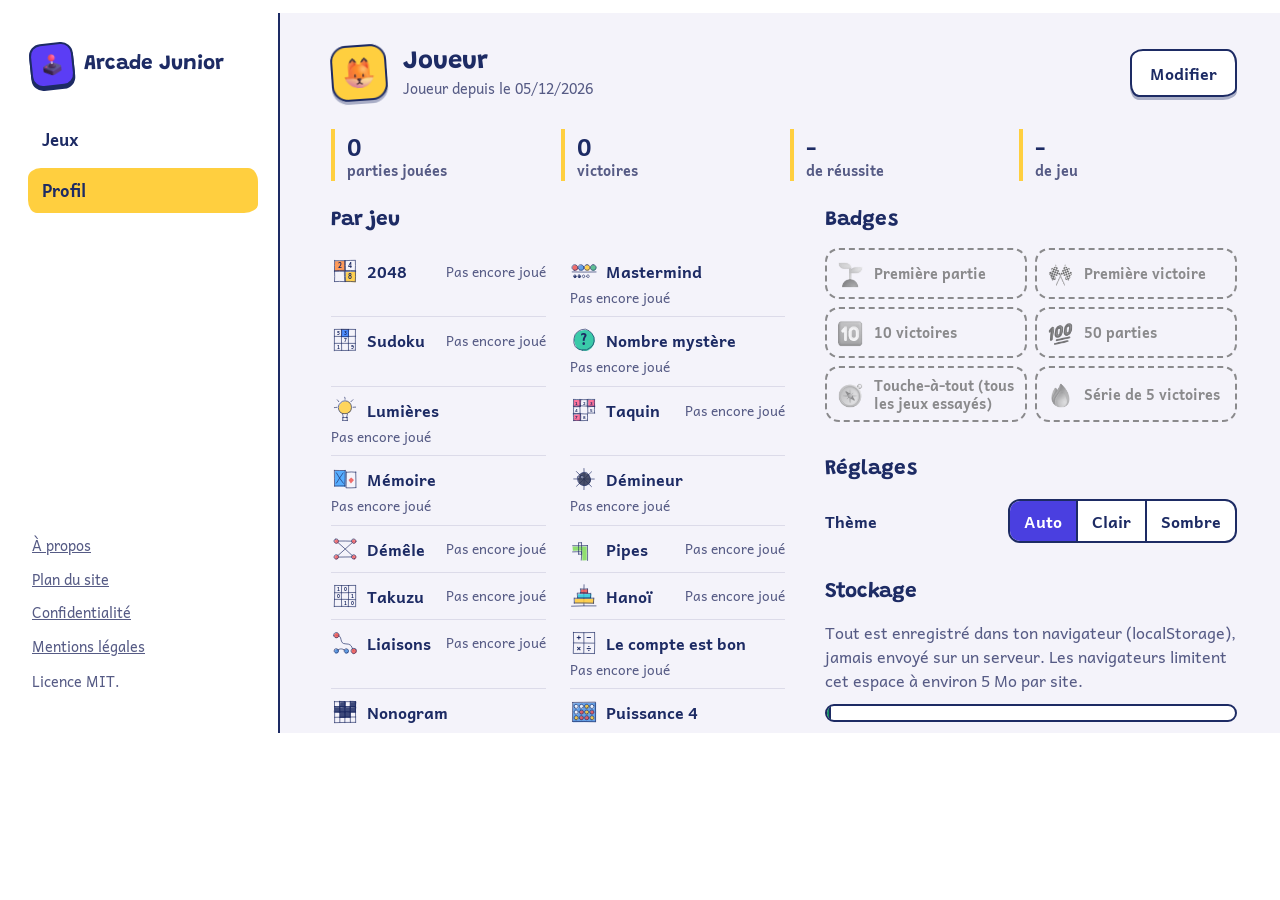
<file: tests/scroll-check.html>
<!doctype html><meta charset="utf-8"><body><pre id="out"></pre><script type="module">
import { ALL_GAMES as GAMES } from '../js/games/index.js';
import { createRng } from '../js/rng.js';
const q = new URLSearchParams(location.search);
const W = Number(q.get('w') || 1280), H = Number(q.get('h') || 720);
const sleep = (ms) => new Promise((r) => setTimeout(r, ms));
localStorage.clear();
if (q.get('labs')) localStorage.setItem('aj:settings', JSON.stringify({ labs: true })); // accueil rangé par catégories
const routes = [['accueil', 'index.html'], ['profil', 'index.html#/profil'], ['à propos', 'about.html'], ['confidentialité', 'privacy.html'], ['légal', 'legal.html']];
for (const g of (q.get('nosess') ? [] : GAMES)) for (const d of g.difficulties) {
  const id = (g.id + d.id).replace(/[^a-z0-9]/g, '');
  const s = { id, game: g.id, diff: d.id, seed: 1, createdAt: Date.now(), updatedAt: Date.now(), elapsed: 0, state: g.create(createRng(7), d.id) };
  localStorage.setItem('aj:s:' + id, JSON.stringify(s));
  routes.push([g.id + '/' + d.id, `index.html#/jeu/${g.id}/${id}`]);
}
const out = [];
const f = document.createElement('iframe'); f.style.cssText = `width:${W}px;height:${H}px;border:0`; document.body.append(f);
let n = 0;
for (const [name, url] of routes) {
  const u = url.replace(/^([^#]*)/, '$1?t=' + (++n));
  f.src = '../' + u; await new Promise((r) => { f.onload = r; });
  // ?text=1.125 : texte agrandi (réglage « grand texte » des téléphones, polices plus larges selon le système).
  if (q.get('text')) f.contentDocument.documentElement.style.fontSize = (100 * Number(q.get('text'))) + '%';
  await sleep(250);
  const de = f.contentDocument.documentElement;
  const over = de.scrollHeight - f.contentWindow.innerHeight;
  const side = f.contentDocument.querySelector('.sidebar');
  // Débordement horizontal : la page ne doit jamais être plus large que l'écran (téléphone compris).
  const wide = de.scrollWidth - de.clientWidth;
  // En cas de débordement, on nomme l'élément fautif (le plus profond qui dépasse), pour corriger sans deviner.
  const culprit = wide > 1 ? [...f.contentDocument.querySelectorAll('body *')].reverse()
    .find((e) => e.getBoundingClientRect().right > de.clientWidth + 1 && !e.closest('.cat-chips')) : null;
  out.push((over > 1 ? 'SCROLL +' + over : 'ok       ') + '  ' + name + (wide > 1 ? `  WIDE +${wide}${culprit ? ` (${culprit.tagName.toLowerCase()}.${culprit.className})` : ''}` : '') + (side && side.scrollHeight > side.clientHeight + 1 ? '  (menu déborde +' + (side.scrollHeight - side.clientHeight) + ')' : ''));
}
document.getElementById('out').textContent = out.join(String.fromCharCode(10));
</script>
</file>
<file: css/style.css>
/* Arcade Junior — une boîte de jeux de poche.
   Parti pris : des tuiles colorées un peu de travers, avec dans chacune un croquis du jeu tracé à la main (js/doodles.js).
   Chaque jeu porte sa couleur (--c). Polices hébergées ici (css/fonts, licence OFL) : aucune requête externe. */

@font-face { font-family: "Andika"; src: url("fonts/andika-400.woff2") format("woff2"); font-weight: 400; font-display: swap; }
@font-face { font-family: "Andika"; src: url("fonts/andika-700.woff2") format("woff2"); font-weight: 700; font-display: swap; }
@font-face { font-family: "Grandstander"; src: url("fonts/grandstander-700.woff2") format("woff2"); font-weight: 700; font-display: swap; }

:root {
  --bg: #f4f3fa;
  --hairline: #dcdbe9;
  --surface: #ffffff;
  --surface-2: #e6e5f4;
  --ink: #1d2b64;
  --muted: #565b85;
  --line: #1d2b64;
  --pen: #4a3fe0;
  --on-pen: #ffffff;
  --danger: #d92c48;
  --on-danger: #ffffff;
  --sun: #ffcf3f;
  --good: #0f8a5f;
  --mark: #ffe58a;
  --logo: #5b3df5;
  --stroke: 2px;
  --shadow: 0 3px 0 color-mix(in srgb, var(--line) 35%, transparent);
  --radius: 12px;
  --r-hand: 13px 10px 14px 9px / 10px 14px 9px 13px; /* jamais tout à fait régulier */
  --r-page: 10px;
  --font: "Andika", "Trebuchet MS", system-ui, sans-serif;
  --title: "Grandstander", "Andika", system-ui, sans-serif;
  --board: min(calc(100vw - 32px), 440px);
  color-scheme: light;
}

@media (prefers-color-scheme: dark) {
  :root:not([data-theme="light"]) {
    --bg: #1c2233;
    --hairline: #2e364c;
    --surface: #262d42;
    --surface-2: #323a52;
    --ink: #f2f1f7;
    --muted: #aeb4c9;
    --line: #0e1220;
    --pen: #9aa6ff;
    --on-pen: #12162a;
    --danger: #ff8e9c;
    --on-danger: #2a0a10;
    --good: #5fd6a8;
    --mark: rgba(255, 207, 63, 0.3);
    --logo: #8a72ff;
    color-scheme: dark;
  }
}
:root[data-theme="dark"] {
  --bg: #1c2233;
  --hairline: #2e364c;
  --surface: #262d42;
  --surface-2: #323a52;
  --ink: #f2f1f7;
  --muted: #aeb4c9;
  --line: #0e1220;
  --pen: #9aa6ff;
  --on-pen: #12162a;
  --danger: #ff8e9c;
  --on-danger: #2a0a10;
  --good: #5fd6a8;
  --mark: rgba(255, 207, 63, 0.3);
  --logo: #8a72ff;
  color-scheme: dark;
}

*, *::before, *::after { box-sizing: border-box; }
html { -webkit-text-size-adjust: 100%; }
body {
  margin: 0;
  min-height: 100vh;
  min-height: 100dvh;
  background-color: var(--bg);
  color: var(--ink);
  font: 400 1rem/1.5 var(--font);
  -webkit-tap-highlight-color: transparent;
  padding-bottom: calc(76px + env(safe-area-inset-bottom));
}
h1, h2, h3 { font-family: var(--title); font-weight: 700; line-height: 1.2; margin: 0; }
h1 { font-size: 1.8rem; }
h2 { font-size: 1.3rem; }
h3 { font-size: 1.15rem; }
p { margin: 0 0 0.75rem; }
a { color: inherit; }
button { font: inherit; color: inherit; cursor: pointer; touch-action: manipulation; }
button:disabled { opacity: 0.45; cursor: default; }
:focus-visible { outline: 3px solid var(--pen); outline-offset: 2px; }
.muted { color: var(--muted); }
[hidden] { display: none !important; }

main { width: min(100%, 640px); margin: 0 auto; padding: 8px 16px 24px; display: grid; grid-template-columns: minmax(0, 1fr); gap: 28px; } /* minmax : une rangée qui défile (catégories) ne doit pas élargir la page */

/* ---------- Entête, pied de page, barre d'onglets ---------- */

/* Gabarit commun à toutes les pages : .shell > .sidebar (marque, onglets, liens) + main.
   Sur téléphone la barre latérale est « transparente » : l'entête reste en haut, les onglets en bas. */
.shell { display: flex; flex-direction: column; min-height: 100vh; min-height: 100dvh; }
.sidebar { display: contents; }
.site-header { order: 0; width: min(100%, 640px); margin: 0 auto; padding: calc(12px + env(safe-area-inset-top)) 16px 4px; display: flex; align-items: center; gap: 12px; }
.shell > main { order: 1; }
.site-footer { order: 2; }
.brand { display: inline-flex; align-items: center; gap: 10px; font-family: var(--title); font-weight: 700; font-size: 1.15rem; text-decoration: none; }
.brand-mark { display: grid; place-items: center; width: 38px; height: 38px; border: 2.5px solid var(--line); border-radius: 12px; background: var(--logo); box-shadow: 0 3px 0 var(--line); font-size: 1.1rem; transform: rotate(-6deg); }
/* Emojis du site : images Fluent Emoji, à la taille du texte */
.emoji { flex: none; width: 1.15em; height: 1.15em; vertical-align: -0.25em; object-fit: contain; }

.site-footer { width: min(100%, 640px); margin: 0 auto; padding: 8px 16px 24px; color: var(--muted); font-size: 0.9rem; }
.site-footer ul { list-style: none; margin: 0 0 8px; padding: 0; display: flex; flex-wrap: wrap; gap: 4px 16px; }
.site-footer a { padding: 6px 0; display: inline-block; }
.site-footer a[aria-current] { color: var(--ink); font-weight: 700; }

.tabbar { position: fixed; left: 0; right: 0; bottom: 0; z-index: 5; display: flex; justify-content: center; gap: 10px; padding: 10px 16px calc(10px + env(safe-area-inset-bottom)); background: var(--bg); border-top: var(--stroke) solid var(--line); }
.tabbar a { flex: 1; max-width: 200px; padding: 8px 14px; border-radius: var(--r-hand); font-weight: 700; text-align: center; text-decoration: none; }
.tabbar a.on { background: var(--sun); color: #1d2b64; }

body.playing { padding-bottom: 24px; background-image: none; }
body.playing .site-header, body.playing .site-footer, body.playing .tabbar { display: none; }
body.playing main { padding-top: 0; }

/* ---------- Boutons ---------- */

.btn { display: inline-flex; align-items: center; justify-content: center; gap: 8px; min-height: 46px; padding: 10px 18px; border: var(--stroke) solid var(--line); border-radius: var(--r-hand); background: var(--surface); color: var(--ink); font-weight: 700; text-decoration: none; box-shadow: var(--shadow); transition: transform 0.08s, box-shadow 0.08s; }
.btn:active:not(:disabled) { transform: translateY(1px); box-shadow: none; }
.btn-primary { background: var(--sun); color: #1d2b64; }
.btn-danger { background: var(--danger); color: var(--on-danger); }
.btn-big { min-height: 52px; padding: 10px 22px; font-size: 1.05rem; }
.btn-row { display: flex; flex-wrap: wrap; gap: 10px; margin-top: 14px; }
.icon-btn { display: grid; place-items: center; width: 44px; height: 44px; flex: none; border: var(--stroke) solid var(--line); border-radius: var(--r-hand); background: var(--surface); box-shadow: var(--shadow); font-size: 1.15rem; font-weight: 700; text-decoration: none; transition: transform 0.08s, box-shadow 0.08s; }
.icon-btn:active { transform: translateY(1px); box-shadow: none; }

.notice { margin: 0; padding: 10px 14px; border-left: 4px solid var(--danger); background: var(--mark); color: var(--ink); font-weight: 700; }

.head-actions { display: flex; align-items: center; flex-wrap: wrap; gap: 10px; }
.btn-small { min-height: 36px; padding: 4px 12px; font-size: 0.85rem; }
.section-head { display: flex; flex-wrap: wrap; align-items: baseline; justify-content: space-between; gap: 2px 12px; margin-bottom: 14px; }

/* ---------- Accueil ---------- */

.home-head { display: flex; flex-wrap: wrap; align-items: center; justify-content: space-between; gap: 10px 16px; padding-top: 8px; }
.home-head .doodle { width: 24px; height: 24px; flex: none; color: #1d2b64; }

.games { display: grid; grid-template-columns: repeat(2, minmax(0, 1fr)); gap: 22px 14px; }
.game-card { position: relative; width: 100%; min-width: 0; overflow-wrap: anywhere; display: flex; flex-direction: column; align-items: flex-start; gap: 1px; padding: 0; text-align: left; border: 0; background: transparent; }
.game-emoji { display: grid; place-items: center; width: 72px; height: 72px; margin-bottom: 6px; padding: 8px; border: var(--stroke) solid var(--line); border-radius: 18px 15px 19px 14px / 15px 19px 14px 18px; background: color-mix(in srgb, var(--c) 30%, var(--surface)); box-shadow: var(--shadow); font-size: 2.2rem; transition: transform 0.12s; }
.doodle { display: block; width: 100%; height: 100%; overflow: visible; color: var(--ink); }
.dd-ink { fill: none; stroke: currentColor; stroke-width: 1.5; stroke-linecap: round; stroke-linejoin: round; }
.dd-fill { fill-opacity: 0.85; }
.dd-band { fill: none; stroke: var(--c); stroke-width: 8; stroke-linecap: round; stroke-linejoin: round; }
.dd-txt { fill: currentColor; font-family: var(--font); font-weight: 700; }
.game-tile:nth-child(3n + 1) .game-emoji { transform: rotate(-3deg); }
.game-tile:nth-child(3n + 2) .game-emoji { transform: rotate(2deg); }
.game-tile:nth-child(4n) .game-emoji { transform: rotate(4deg); }
.game-tile .game-card:active .game-emoji { transform: scale(0.94); }
.game-card strong { font-size: 1.05rem; font-weight: 700; line-height: 1.25; }
.game-tag { font-size: 0.86rem; line-height: 1.3; color: var(--muted); }
.game-tile { position: relative; display: grid; grid-template-columns: minmax(0, 1fr); }
.game-meta { display: flex; flex-wrap: wrap; gap: 4px; margin-top: auto; padding-top: 4px; }
.game-badge { padding: 0 6px; background: var(--mark); color: var(--ink); font-size: 0.76rem; font-weight: 700; }
.game-badge.lab { background: var(--sun); color: #1d2b64; }
.fav-btn { position: absolute; top: -6px; right: 2px; display: grid; place-items: center; width: 40px; height: 40px; padding: 0; border: 0; border-radius: 50%; background: transparent; color: var(--ink); font-size: 1.35rem; line-height: 1; }
.fav-btn svg { width: 24px; height: 24px; overflow: visible; }
.fav-btn .star-line { color: color-mix(in srgb, var(--ink) 45%, transparent); }
.fav-btn .star-fill { fill: var(--sun); stroke: var(--line); stroke-width: 1.4px; stroke-linejoin: round; paint-order: stroke; }
.fav-btn.pop svg { animation: starpop 0.35s ease-out; }
@keyframes starpop { 40% { transform: scale(1.35) rotate(-12deg); } }
.fav-btn:focus-visible { outline: 3px solid var(--pen); outline-offset: 0; }

.sessions { list-style: none; margin: 0; padding: 0; display: grid; grid-template-columns: minmax(0, 1fr); gap: 12px; }
.session { display: flex; align-items: stretch; gap: 10px; }
.session-main { flex: 1; min-width: 0; display: flex; align-items: center; gap: 12px; padding: 8px 12px 8px 10px; border: var(--stroke) solid var(--line); border-radius: var(--r-hand); background: var(--surface); box-shadow: var(--shadow); text-decoration: none; transition: transform 0.08s, box-shadow 0.08s; }
.session-main:active { transform: translateY(1px); box-shadow: none; }
.session-emoji { display: grid; place-items: center; flex: none; width: 44px; height: 44px; padding: 5px; border: var(--stroke) solid var(--line); border-radius: 12px; background: color-mix(in srgb, var(--c) 30%, var(--surface)); font-size: 1.4rem; }
.session-text { flex: 1; display: flex; flex-direction: column; min-width: 0; line-height: 1.25; }
.session-text > * { overflow: hidden; text-overflow: ellipsis; white-space: nowrap; } /* petit écran : on coupe le texte plutôt que d'élargir la page */
.session-text span { font-size: 0.85rem; color: var(--muted); }
.session-go { flex: none; margin-left: auto; font-weight: 700; font-size: 0.9rem; color: var(--pen); }
.session > .icon-btn { align-self: center; }

/* ---------- Partie ---------- */

.topbar { position: sticky; top: 0; z-index: 4; display: flex; align-items: center; gap: 10px; margin: 0 -16px; padding: calc(10px + env(safe-area-inset-top)) 16px 10px; background: var(--bg); }
.topbar-title { flex: 1; min-width: 0; display: flex; flex-direction: column; line-height: 1.2; }
.topbar-title strong { font-size: 1.1rem; font-weight: 800; }
.topbar-title span { font-size: 0.82rem; color: var(--muted); }
.timer { font-variant-numeric: tabular-nums; font-weight: 800; padding: 6px 10px; border: var(--stroke) solid var(--line); border-radius: 12px; background: var(--surface); }
.stage { display: flex; flex-direction: column; align-items: center; gap: 14px; padding-top: 6px; }

.hud { width: var(--board); display: flex; align-items: stretch; justify-content: space-between; gap: 10px; }
.hud-item { flex: 1; display: flex; flex-direction: column; padding: 6px 12px; border: var(--stroke) solid var(--line); border-radius: 14px; background: var(--surface); box-shadow: var(--shadow); line-height: 1.2; }
.hud-item span { font-size: 0.78rem; color: var(--muted); font-weight: 700; }
.hud-item strong { font-size: 1.3rem; font-weight: 800; font-variant-numeric: tabular-nums; }
.hud .btn { flex: 1; min-height: 0; box-shadow: var(--shadow); }

.key { min-height: 52px; border: var(--stroke) solid var(--line); border-radius: 14px; background: var(--surface); box-shadow: var(--shadow); font-size: 1.3rem; font-weight: 800; transition: transform 0.08s, box-shadow 0.08s; }
.key:active { transform: translateY(1px); box-shadow: none; }
.key-ok { background: var(--pen); color: var(--on-pen); }

/* 2048 */
.g2048 { display: flex; flex-direction: column; align-items: center; gap: 14px; touch-action: none; user-select: none; -webkit-user-select: none; width: 100%; padding-bottom: 24px; }
.g2048-board { width: var(--board); aspect-ratio: 1; display: grid; grid-template-columns: repeat(var(--n), minmax(0, 1fr)); grid-template-rows: repeat(var(--n), minmax(0, 1fr)); gap: 8px; padding: 8px; border: var(--stroke) solid var(--line); border-radius: var(--r-page); background: var(--surface-2); }
.cell2048 { min-width: 0; min-height: 0; overflow: hidden; display: grid; place-items: center; border-radius: 10px; background: color-mix(in srgb, var(--ink) 10%, transparent); font-weight: 800; color: #1d2b64; font-size: calc(var(--board) / var(--n) * 0.36); font-variant-numeric: tabular-nums; }
.cell2048[data-len="3"] { font-size: calc(var(--board) / var(--n) * 0.3); }
.cell2048[data-len="4"] { font-size: calc(var(--board) / var(--n) * 0.24); }
.cell2048[data-len="5"] { font-size: calc(var(--board) / var(--n) * 0.19); }
.cell2048[data-len="6"] { font-size: calc(var(--board) / var(--n) * 0.15); }
.cell2048.has { background: hsl(calc(36 + var(--lvl) * 27) 88% calc(76% - var(--lvl) * 3.2%)); border: 2px solid var(--line); }
.cell2048.has[data-hi] { color: #fff; }
.cell2048.new { animation: pop 0.18s ease-out; }
.cell2048.merged { animation: bump 0.18s ease-out; }
@keyframes pop { from { transform: scale(0.4); } to { transform: scale(1); } }
@keyframes bump { 50% { transform: scale(1.14); } }

/* Mastermind */
.mm { width: min(100%, 440px); display: flex; flex-direction: column; gap: 12px; padding-bottom: 16px; }
.mm-board { position: relative; display: flex; flex-direction: column; gap: 6px; max-height: calc(100dvh - 300px); min-height: 220px; overflow-y: auto; padding: 8px; border: var(--stroke) solid var(--line); border-radius: var(--r-page); background: var(--surface-2); }
.mm-row { display: flex; align-items: center; justify-content: space-between; gap: 10px; padding: 4px 8px; border-radius: 12px; }
.mm-row.current { background: var(--surface); outline: var(--stroke) solid var(--line); }
.mm-secret { padding-bottom: 8px; margin-bottom: 4px; border-bottom: var(--stroke) dashed var(--muted); border-radius: 0; }
.mm-pegs { display: flex; gap: 8px; }
.peg, .peg-btn { display: grid; place-items: center; width: 38px; height: 38px; padding: 0; border: var(--stroke) solid var(--line); border-radius: 50%; color: #1d2b64; background: var(--surface); }
.peg svg, .peg-btn svg { width: 62%; height: 62%; display: block; fill: currentColor; pointer-events: none; }
.peg.empty, .peg-btn.empty { background: transparent; border-style: dashed; border-color: var(--muted); }
.peg.hidden { background: var(--ink); color: var(--bg); border-color: var(--line); font-weight: 800; }
.mm-palette { display: flex; flex-wrap: wrap; justify-content: center; gap: 10px; }
.mm-palette .peg-btn { width: 48px; height: 48px; box-shadow: var(--shadow); transition: transform 0.08s, box-shadow 0.08s; }
.mm-palette .peg-btn:active { transform: translateY(1px); box-shadow: none; }
.mm-actions { display: flex; gap: 10px; }
.mm-actions .btn-primary { flex: 1; }
.mm-fb { display: grid; grid-template-columns: repeat(var(--cols), 11px); gap: 4px; }
.mm-fb-spacer { width: 1px; }
.mm-fb i { width: 11px; height: 11px; border-radius: 50%; border: 2px solid var(--muted); }
.mm-fb i.b { background: var(--ink); border-color: var(--ink); }
.mm-fb i.w { background: transparent; border-color: var(--ink); }
.c0 { background: #ff5a5a; } .c1 { background: #ffb938; } .c2 { background: #3ad67c; } .c3 { background: #3aa4ff; }
.c4 { background: #b66bff; } .c5 { background: #ff7fc0; } .c6 { background: #2fdbdb; } .c7 { background: #b8916a; }

/* Nombre mystère */
.nb { width: min(100%, 360px); display: flex; flex-direction: column; align-items: center; gap: 12px; padding-bottom: 16px; }
.nb-range { text-align: center; line-height: 1.3; }
.nb-range span { display: block; color: var(--muted); font-size: 0.9rem; }
.nb-range strong { font-size: 1.5rem; font-weight: 800; }
.nb-tries { display: flex; flex-wrap: wrap; justify-content: center; gap: 6px; }
.nb-tries i { width: 14px; height: 14px; border-radius: 50%; border: var(--stroke) solid var(--line); background: var(--sun); }
.nb-tries i.used { background: transparent; border-style: dashed; border-color: var(--muted); }
.nb-display { width: 100%; padding: 8px; text-align: center; font-size: 3.2rem; font-weight: 800; line-height: 1.1; font-variant-numeric: tabular-nums; border: var(--stroke) solid var(--line); border-radius: 18px; background: var(--surface); }
.nb-display.empty { color: var(--muted); }
.nb-history { list-style: none; margin: 0; padding: 0; width: 100%; display: grid; grid-template-columns: minmax(0, 1fr); gap: 6px; max-height: 130px; overflow-y: auto; }
.nb-history li { display: flex; justify-content: space-between; align-items: center; padding: 6px 12px; border: var(--stroke) solid var(--line); border-radius: 12px; background: var(--surface); font-weight: 700; }
.nb-history li.hit { background: var(--sun); color: #1d2b64; }
.nb-pad { width: 100%; display: grid; grid-template-columns: repeat(3, minmax(0, 1fr)); gap: 10px; }

/* Lumières */
.lo { display: flex; flex-direction: column; align-items: center; gap: 14px; width: 100%; padding-bottom: 24px; }
.lo-board { width: var(--board); aspect-ratio: 1; display: grid; grid-template-columns: repeat(var(--n), minmax(0, 1fr)); grid-template-rows: repeat(var(--n), minmax(0, 1fr)); gap: 8px; padding: 10px; border: var(--stroke) solid var(--line); border-radius: var(--r-page); background: #1e2a4a; }
.bulb { border: var(--stroke) solid #101728; border-radius: 50%; background: #35456e; padding: 0; transition: background 0.12s, box-shadow 0.12s, transform 0.08s; }
.bulb:active { transform: scale(0.92); }
.bulb.on { background: var(--sun); border-color: #1d2b64; box-shadow: 0 0 14px 2px rgba(255, 207, 63, 0.75); }

/* Taquin */
.tq { display: flex; flex-direction: column; align-items: center; gap: 14px; width: 100%; padding-bottom: 24px; }
.tq-board { position: relative; width: var(--board); aspect-ratio: 1; border: var(--stroke) solid var(--line); border-radius: var(--r-page); background: var(--surface-2); overflow: hidden; }
.tq-tile { position: absolute; left: 0; top: 0; width: calc(100% / var(--n)); height: calc(100% / var(--n)); padding: 0; border: 0; background: transparent; transform: translate(calc(var(--x) * 100%), calc(var(--y) * 100%)); transition: transform 0.14s ease-out; font-size: calc(var(--board) / var(--n) * 0.38); font-weight: 800; color: #1d2b64; }
.tq-tile::before { content: ""; position: absolute; inset: 3px; z-index: -1; border: var(--stroke) solid var(--line); border-radius: 12px; background: hsl(var(--hue) 85% 72%); box-shadow: var(--shadow); }
.tq-tile { z-index: 0; isolation: isolate; }

/* Mémoire */
.mem { display: flex; flex-direction: column; align-items: center; gap: 14px; width: 100%; padding-bottom: 24px; }
.mem-board { --w: var(--board); width: var(--w); display: grid; grid-template-columns: repeat(var(--cols), minmax(0, 1fr)); gap: 8px; perspective: 800px; }
.mem-card { position: relative; aspect-ratio: 1; padding: 0; border: 0; background: transparent; transform-style: preserve-3d; transition: transform 0.3s; }
.mem-card.up { transform: rotateY(180deg); }
.face { position: absolute; inset: 0; display: grid; place-items: center; border: var(--stroke) solid var(--line); border-radius: 14px; backface-visibility: hidden; -webkit-backface-visibility: hidden; font-size: calc(var(--w, var(--board)) / var(--cols) * 0.5); font-weight: 800; }
.face.front { background: var(--pen); color: var(--on-pen); box-shadow: var(--shadow); }
.face.back { background: var(--surface); transform: rotateY(180deg); }
.mem-card.matched .face.back { background: color-mix(in srgb, var(--good) 35%, var(--surface)); }

/* Démineur */
.ms { display: flex; flex-direction: column; align-items: center; gap: 14px; width: 100%; padding-bottom: 24px; }
.ms-board { --w: var(--board); width: var(--w); display: grid; grid-template-columns: repeat(var(--cols), minmax(0, 1fr)); gap: 2px; padding: 4px; border: var(--stroke) solid var(--line); border-radius: var(--r-page); background: var(--line); touch-action: manipulation; user-select: none; -webkit-user-select: none; -webkit-touch-callout: none; }
.ms-cell { aspect-ratio: 1; display: grid; place-items: center; padding: 0; border: 0; border-radius: 5px; background: var(--pen); color: #1d2b64; font-size: calc(var(--w, var(--board)) / var(--cols) * 0.55); font-weight: 800; line-height: 1; }
.ms-cell.open { background: var(--surface); }
.ms-cell.flag { background: color-mix(in srgb, var(--sun) 70%, var(--pen)); }
.ms-cell.mine { background: var(--surface-2); }
.ms-cell.boom { background: var(--danger); }
.ms-cell.n1 { color: #2f6bff; } .ms-cell.n2 { color: #15935f; } .ms-cell.n3 { color: #e5384f; } .ms-cell.n4 { color: #7a3df5; }
.ms-cell.n5 { color: #b35a00; } .ms-cell.n6 { color: #0f8f9c; } .ms-cell.n7 { color: var(--ink); } .ms-cell.n8 { color: var(--muted); }
:root[data-theme="dark"] .ms-cell.n1 { color: #7ea6ff; }
:root[data-theme="dark"] .ms-cell.n2 { color: #4fe0a4; }
:root[data-theme="dark"] .ms-cell.n3 { color: #ff7f90; }
:root[data-theme="dark"] .ms-cell.n4 { color: #b79bff; }
:root[data-theme="dark"] .ms-cell.n5 { color: #ffb25c; }
:root[data-theme="dark"] .ms-cell.n6 { color: #5fd9e6; }

/* Sudoku */
.sd { display: flex; flex-direction: column; align-items: center; gap: 14px; width: 100%; padding-bottom: 24px; }
.sd-board { width: var(--w); aspect-ratio: 1; display: grid; grid-template-columns: repeat(var(--n), minmax(0, 1fr)); grid-template-rows: repeat(var(--n), minmax(0, 1fr)); border: 3px solid var(--line); border-radius: var(--r-page); background: var(--surface); overflow: hidden; }
.sd-cell { display: grid; place-items: center; padding: 0; border: 0; border-right: 1px solid color-mix(in srgb, var(--ink) 25%, transparent); border-bottom: 1px solid color-mix(in srgb, var(--ink) 25%, transparent); border-radius: 0; background: transparent; font-size: calc(var(--w, var(--board)) / var(--n) * 0.52); font-weight: 700; color: var(--pen); }
.sd-tools { width: var(--w); display: flex; gap: 10px; }
.sd-tools .key { flex: 1; font-size: 1rem; }
.key.on { background: var(--sun); color: #1d2b64; }
.sd-pad .key.done, .sd-pad .key.done:hover, .sd-pad .key.done:active { background: var(--surface-2); color: var(--muted); box-shadow: none; transform: none; opacity: 0.55; text-decoration: line-through; cursor: default; }
.sd-notes { display: grid; grid-template-columns: repeat(var(--bw), minmax(0, 1fr)); place-items: center; width: 100%; height: 100%; padding: 1px; font-size: calc(var(--w, var(--board)) / var(--n) * 0.27); font-weight: 700; line-height: 1; color: var(--muted); }
.sd-cell.sel .sd-notes { color: #1d2b64; }
.sd-cell.bx-r { border-right: 3px solid var(--line); }
.sd-cell.bx-b { border-bottom: 3px solid var(--line); }
.sd-cell.given { color: var(--ink); font-weight: 800; background: color-mix(in srgb, var(--ink) 7%, transparent); }
.sd-cell.peer { background: color-mix(in srgb, var(--pen) 14%, transparent); }
.sd-cell.same { background: color-mix(in srgb, var(--sun) 55%, transparent); }
.sd-cell.sel { background: var(--sun); color: #1d2b64; }
.sd-cell.bad { color: var(--danger); background: color-mix(in srgb, var(--danger) 18%, transparent); }
.sd { --w: var(--board); }
.sd-pad { width: var(--w); display: grid; grid-template-columns: repeat(auto-fill, minmax(56px, 1fr)); gap: 10px; }

/* Futoshiki : 2n − 1 pistes, les cases sur les pistes impaires, les signes entre elles */
.fu, .sk { display: flex; flex-direction: column; align-items: center; gap: 14px; width: 100%; padding-bottom: 24px; --w: var(--board); }
.sd-pad.fu-pad, .sd-pad.sk-pad { grid-template-columns: repeat(var(--k), minmax(0, 1fr)); gap: 6px; }
.fu-board { --cell: calc(var(--w) / (var(--n) * 1.45 - 0.45)); width: var(--w); aspect-ratio: 1; display: grid; grid-template-columns: repeat(var(--m), minmax(0, 1fr) minmax(0, 0.45fr)) minmax(0, 1fr); grid-template-rows: repeat(var(--m), minmax(0, 1fr) minmax(0, 0.45fr)) minmax(0, 1fr); }
.fu-cell, .sk-cell { grid-row: var(--gr); grid-column: var(--gc); display: grid; place-items: center; min-width: 0; padding: 0; border: 3px solid var(--line); border-radius: 10px; background: var(--surface); font-weight: 700; color: var(--pen); }
.fu-cell { font-size: calc(var(--cell) * 0.55); }
.fu-sign { grid-row: var(--gr); grid-column: var(--gc); display: grid; place-items: center; font-size: calc(var(--cell) * 0.5); font-weight: 900; line-height: 1; color: var(--ink); user-select: none; }
.fu-sign.bad { color: var(--danger); }
.fu-cell.given, .sk-cell.given { color: var(--ink); font-weight: 800; background: color-mix(in srgb, var(--ink) 10%, var(--surface)); }
.fu-cell.peer, .sk-cell.peer { background: color-mix(in srgb, var(--pen) 14%, var(--surface)); }
.fu-cell.sel, .sk-cell.sel { background: var(--sun); color: #1d2b64; }
.fu-cell.bad, .sk-cell.bad { color: var(--danger); background: color-mix(in srgb, var(--danger) 18%, var(--surface)); }

/* Gratte-ciel : indices sur le pourtour, immeubles au centre (teinte selon la hauteur) */
.sk-board { --cell: calc(var(--w) / (var(--n) + 1.3)); width: var(--w); aspect-ratio: 1; display: grid; grid-template-columns: minmax(0, 0.65fr) repeat(var(--n), minmax(0, 1fr)) minmax(0, 0.65fr); grid-template-rows: minmax(0, 0.65fr) repeat(var(--n), minmax(0, 1fr)) minmax(0, 0.65fr); gap: 4px; }
.sk-cell { font-size: calc(var(--cell) * 0.5); background: color-mix(in srgb, var(--pen) calc(var(--v, 0) * 45%), var(--surface)); }
.sk-clue { grid-row: var(--gr); grid-column: var(--gc); display: grid; place-items: center; font-size: calc(var(--cell) * 0.4); font-weight: 800; color: var(--ink); user-select: none; }
.sk-clue.ok { color: var(--muted); opacity: 0.5; }
.sk-clue.bad { color: var(--danger); }

/* Accueil par catégories (laboratoire) */
.sr-only { position: absolute; width: 1px; height: 1px; overflow: hidden; clip: rect(0 0 0 0); white-space: nowrap; }
.cat-chips { display: flex; flex-wrap: wrap; gap: 8px; padding: 0; }
.chip { padding: 5px 13px; border: var(--stroke) solid var(--line); border-radius: 999px; background: var(--surface); color: var(--ink); font: inherit; font-size: 0.92rem; font-weight: 700; cursor: pointer; }
.cat-section { scroll-margin-top: 12px; }
.cat-section .section-head { flex-wrap: wrap; row-gap: 0; }

/* Reversi */
.rv, .cg, .hi, .pg, .bl, .si, .sc { display: flex; flex-direction: column; align-items: center; gap: 14px; width: 100%; padding-bottom: 24px; }
.rv-board { width: var(--board); aspect-ratio: 1; display: grid; grid-template-columns: repeat(8, minmax(0, 1fr)); gap: 3px; padding: 6px; border: 3px solid var(--line); border-radius: var(--r-page); background: #1d6b46; }
.rv-cell { display: grid; place-items: center; min-width: 0; padding: 0; border: 0; border-radius: 4px; background: #2a9461; }
.rv-cell > *, .rv-cell::after { grid-area: 1 / 1; }
.rv-cell:disabled { opacity: 1; cursor: default; }
.rv-cell.hint { cursor: pointer; }
.rv-cell.hint::after { content: ''; width: 28%; height: 28%; border-radius: 50%; background: rgba(0, 0, 0, 0.3); }
.rv-cell.last { box-shadow: inset 0 0 0 3px #ffd43b; }
.rv-disc { width: 82%; height: 82%; border-radius: 50%; }
.rv-disc.p1 { background: #191919; box-shadow: inset 0 -3px 0 rgba(255, 255, 255, 0.14); }
.rv-disc.p2 { background: #f6f6f6; box-shadow: inset 0 -3px 0 rgba(0, 0, 0, 0.2); }
.rv-disc.flip { animation: rvflip 0.35s ease; }
@keyframes rvflip { from { transform: scaleX(0); } }

/* Cages */
.cg { --w: var(--board); }
.sd-pad.cg-pad { grid-template-columns: repeat(var(--k), minmax(0, 1fr)); gap: 6px; }
.cg-board { --cell: calc(var(--w) / var(--n)); width: var(--w); aspect-ratio: 1; display: grid; grid-template-columns: repeat(var(--n), minmax(0, 1fr)); grid-template-rows: repeat(var(--n), minmax(0, 1fr)); border: 3px solid var(--line); border-radius: var(--r-page); background: var(--surface); overflow: hidden; }
.cg-cell { position: relative; display: grid; place-items: center; min-width: 0; padding: 0; border: 0; border-right: 1px solid color-mix(in srgb, var(--ink) 22%, transparent); border-bottom: 1px solid color-mix(in srgb, var(--ink) 22%, transparent); border-radius: 0; background: transparent; font-size: calc(var(--cell) * 0.48); font-weight: 700; color: var(--pen); }
.cg-cell.bx-r { border-right: 3px solid var(--line); }
.cg-cell.bx-b { border-bottom: 3px solid var(--line); }
.cg-label { position: absolute; top: 3px; left: 4px; font-size: max(10px, calc(var(--cell) * 0.2)); font-weight: 800; line-height: 1; color: var(--ink); }
.cg-cell.given { color: var(--ink); font-weight: 800; background: color-mix(in srgb, var(--ink) 8%, transparent); }
.cg-cell.peer { background: color-mix(in srgb, var(--pen) 12%, transparent); }
.cg-cell.sel { background: var(--sun); color: #1d2b64; }
.cg-cell.sel .cg-label { color: #1d2b64; }
.cg-cell.bad { color: var(--danger); background: color-mix(in srgb, var(--danger) 16%, transparent); }

/* Hitori */
.hi-board { --cell: calc(var(--board) / var(--n)); width: var(--board); aspect-ratio: 1; display: grid; grid-template-columns: repeat(var(--n), minmax(0, 1fr)); gap: 4px; }
.hi-cell { min-width: 0; padding: 0; border: var(--stroke) solid var(--line); border-radius: 10px; background: var(--surface); font-size: calc(var(--cell) * 0.42); font-weight: 800; color: var(--ink); transition: border-radius 0.15s; }
.hi-cell.black { background: #141c2e; border-color: #141c2e; color: #64708f; }
.hi-cell.circle { border-radius: 50%; border-color: var(--pen); color: var(--pen); box-shadow: inset 0 0 0 2px var(--pen); }
.hi-cell.bad { color: var(--danger); border-color: var(--danger); }
.hi-cell.black.bad { background: var(--danger); color: #fff; }

/* Solitaire à billes */
.pg-board { width: var(--board); aspect-ratio: 1; display: grid; grid-template-columns: repeat(7, minmax(0, 1fr)); gap: 5px; padding: 10px; border: 3px solid var(--line); border-radius: 26px; background: #a0673a; }
.pg-hole { display: grid; place-items: center; min-width: 0; padding: 0; border: 0; border-radius: 50%; background: rgba(0, 0, 0, 0.32); box-shadow: inset 0 3px 4px rgba(0, 0, 0, 0.35); }
.pg-peg { width: 80%; height: 80%; border-radius: 50%; background: radial-gradient(circle at 35% 30%, #fff 0 10%, #4cc9f0 14% 55%, #1b6ca8 100%); transform: scale(0); transition: transform 0.15s; }
.pg-hole.on .pg-peg { transform: scale(1); }
.pg-hole.sel .pg-peg { background: radial-gradient(circle at 35% 30%, #fff 0 10%, #ffd43b 14% 55%, #c78a00 100%); transform: scale(1.1); }
.pg-hole.target { background: rgba(255, 212, 59, 0.45); box-shadow: inset 0 0 0 3px #ffd43b; cursor: pointer; }

/* Blocs */
.bl { --w: var(--board); }
.bl-board { width: var(--w); aspect-ratio: 1; display: grid; grid-template-columns: repeat(var(--n), minmax(0, 1fr)); gap: 3px; padding: 5px; border: 3px solid var(--line); border-radius: var(--r-page); background: var(--surface); }
.bl-cell { min-width: 0; padding: 0; border: 0; border-radius: 4px; background: color-mix(in srgb, var(--ink) 9%, transparent); }
.bl-cell.on { background: var(--k); box-shadow: inset 0 -3px 0 rgba(0, 0, 0, 0.2); }
.bl-cell.ghost { background: color-mix(in srgb, var(--k) 55%, transparent); }
.bl-cell.ghost.no { background: color-mix(in srgb, var(--danger) 40%, transparent); }
.bl-cell.clear { animation: blclear 0.4s ease-out; }
@keyframes blclear { from { background: #fff; } }
.bl-tray { width: var(--w); display: grid; grid-template-columns: repeat(3, minmax(0, 1fr)); gap: 10px; }
.bl-slot { display: grid; place-items: center; height: calc(var(--w) / 3.3); padding: 6px; border: var(--stroke) solid var(--line); border-radius: 14px; background: var(--surface); box-shadow: var(--shadow); }
.bl-slot.empty { border-style: dashed; box-shadow: none; opacity: 0.4; }
.bl-slot.sel { background: color-mix(in srgb, var(--sun) 20%, var(--surface)); outline: 3px solid var(--sun); outline-offset: 2px; }
.bl-slot.stuck .bl-piece { opacity: 0.3; }
.bl-piece { --u: min(16px, calc(var(--w) / 22)); display: grid; grid-template-columns: repeat(var(--pw), var(--u)); grid-template-rows: repeat(var(--ph), var(--u)); gap: 2px; }
.bl-piece span { grid-row: var(--r); grid-column: var(--c); border-radius: 3px; background: var(--k); }

/* Serpent et casse-briques */
.arc-canvas.sq-canvas { height: auto; aspect-ratio: 1; min-height: 0; }
.sn-pad { display: grid; grid-template-columns: repeat(3, 64px); grid-template-rows: repeat(2, 50px); gap: 6px; }
.sn-pad .key { min-height: 0; font-size: 1.2rem; }
.sn-up { grid-area: 1 / 2; } .sn-left { grid-area: 2 / 1; } .sn-down { grid-area: 2 / 2; } .sn-right { grid-area: 2 / 3; }

/* Simon */
.si-board { width: min(var(--board), 420px); aspect-ratio: 1; display: grid; grid-template-columns: repeat(2, minmax(0, 1fr)); gap: 12px; }
.si-board.n6 { grid-template-columns: repeat(3, minmax(0, 1fr)); aspect-ratio: 3 / 2; }
.si-pad { position: relative; display: grid; place-items: center; min-width: 0; padding: 0; border: 3px solid var(--line); border-radius: 22px; background: color-mix(in srgb, var(--k) 40%, #1e2a4a); color: rgba(255, 255, 255, 0.7); font-size: 2.2rem; transition: background 0.1s, transform 0.1s; }
.si-pad small { position: absolute; right: 12px; bottom: 8px; font-size: 0.95rem; font-weight: 800; }
.si-pad:disabled { opacity: 1; cursor: default; }
.si-pad.lit { background: var(--k); color: #fff; transform: scale(0.97); box-shadow: 0 0 26px var(--k), 0 2px 0 var(--line); }
.si-pad.hint { outline: 4px dashed var(--danger); outline-offset: 3px; }

/* Table de Schulte */
.sc-board { --cell: calc(var(--board) / var(--n)); width: var(--board); aspect-ratio: 1; display: grid; grid-template-columns: repeat(var(--n), minmax(0, 1fr)); gap: 6px; }
.sc-cell { min-width: 0; padding: 0; border: var(--stroke) solid var(--line); border-radius: 12px; background: var(--surface); box-shadow: var(--shadow); font-size: calc(var(--cell) * 0.36); font-weight: 800; color: var(--ink); }
.sc-cell.done { background: color-mix(in srgb, #2ecc71 25%, var(--surface)); color: var(--muted); box-shadow: none; transform: translateY(3px); }
.sc-cell.miss { animation: scmiss 0.3s; }
@keyframes scmiss { 30% { transform: translateX(-5px); background: color-mix(in srgb, var(--danger) 30%, var(--surface)); } 60% { transform: translateX(5px); } }

/* Démêle */
.ud { display: flex; flex-direction: column; align-items: center; gap: 14px; width: 100%; padding-bottom: 24px; }
.ud-svg { width: var(--board); height: var(--board); touch-action: none; user-select: none; -webkit-user-select: none; border: var(--stroke) solid var(--line); border-radius: var(--r-page); background: var(--surface-2); }
.ud-edge { stroke: var(--good); stroke-width: 1; stroke-linecap: round; }
.ud-edge.bad { stroke: var(--danger); stroke-width: 1.3; }
.ud-node { cursor: grab; outline: none; }
.ud-node .hit { fill: transparent; }
.ud-node .dot { fill: var(--sun); stroke: var(--line); stroke-width: 1; transform-box: fill-box; transform-origin: center; transition: transform 0.1s; }
.ud-node.drag { cursor: grabbing; }
.ud-node.drag .dot { transform: scale(1.35); }
.ud-node:focus-visible .dot { stroke: var(--pen); stroke-width: 1.8; }

/* Pipes */
.pp { display: flex; flex-direction: column; align-items: center; gap: 12px; width: 100%; padding-bottom: 24px; }
.pp-board { width: var(--board); aspect-ratio: 1; display: grid; grid-template-columns: repeat(var(--cols), minmax(0, 1fr)); grid-template-rows: repeat(var(--rows), minmax(0, 1fr)); border: var(--stroke) solid var(--line); border-radius: var(--r-page); background: var(--surface); overflow: hidden; }
.pp-tile { position: relative; padding: 0; border: 0; background: transparent; box-shadow: inset 0 0 0 0.5px color-mix(in srgb, var(--ink) 14%, transparent); }
.pp-tile svg { display: block; width: 100%; height: 100%; transform: rotate(var(--rot, 0deg)); transition: transform 0.16s ease-out; pointer-events: none; }
.pp-tile line.outline { stroke: var(--line); stroke-width: 4.6; stroke-linecap: butt; fill: none; }
.pp-tile circle.outline { fill: var(--line); stroke: none; }
.pp-tile line.core { stroke: var(--muted); stroke-width: 2.8; stroke-linecap: butt; fill: none; }
.pp-tile circle.core { fill: var(--muted); stroke: none; }
.pp-tile.lit line.core { stroke: var(--c); }
.pp-tile.lit circle.core { fill: var(--c); }
.bulb-dot { position: absolute; left: 50%; top: 50%; width: 36%; height: 36%; translate: -50% -50%; border-radius: 50%; background: var(--sun); border: 2px solid var(--line); box-shadow: 0 0 8px 1px rgba(255, 207, 63, 0.7); pointer-events: none; }

/* Takuzu */
.tk { display: flex; flex-direction: column; align-items: center; gap: 12px; width: 100%; padding-bottom: 24px; }
.tk-board { width: var(--board); aspect-ratio: 1; display: grid; grid-template-columns: repeat(var(--n), minmax(0, 1fr)); grid-template-rows: repeat(var(--n), minmax(0, 1fr)); gap: 3px; padding: 5px; border: var(--stroke) solid var(--line); border-radius: var(--r-page); background: var(--surface-2); user-select: none; -webkit-user-select: none; }
.tk-cell { padding: 0; border: 0; border-radius: 7px; background: var(--surface); color: var(--ink); font-size: calc(var(--board) / var(--n) * 0.5); font-weight: 800; line-height: 1; }
.tk-cell.v1 { background: color-mix(in srgb, #3aa4ff 60%, var(--surface)); color: #1d2b64; }
.tk-cell.v2 { background: color-mix(in srgb, #ffb938 65%, var(--surface)); color: #1d2b64; }
.tk-cell.given { box-shadow: inset 0 0 0 var(--stroke) color-mix(in srgb, var(--ink) 60%, transparent); }
.tk-cell.bad { outline: 3px solid var(--danger); outline-offset: -3px; }

/* Hanoï */
.hn { display: flex; flex-direction: column; align-items: center; gap: 14px; width: 100%; padding-bottom: 24px; }
.hn-board { width: var(--board); display: grid; grid-template-columns: repeat(3, minmax(0, 1fr)); gap: 8px; }
.hn-peg { position: relative; display: flex; flex-direction: column; align-items: center; justify-content: flex-end; height: calc(var(--disks) * 26px + 64px); padding: 0 0 4px; border: var(--stroke) solid var(--line); border-radius: 16px; background: var(--surface); box-shadow: var(--shadow); }
.hn-peg::before { content: ""; position: absolute; left: 50%; top: 14px; bottom: 34px; width: 10px; translate: -50% 0; border: 2px solid var(--line); border-radius: 6px; background: var(--surface-2); }
.hn-peg.goal { background: color-mix(in srgb, var(--sun) 24%, var(--surface)); }
.hn-peg.sel { outline: 3px solid var(--pen); outline-offset: 2px; }
.hn-stack { position: relative; z-index: 1; display: flex; flex-direction: column-reverse; align-items: center; width: 100%; gap: 2px; margin-bottom: 4px; pointer-events: none; }
.hn-disk { display: block; width: calc(var(--p) * 1%); height: 24px; border: var(--stroke) solid var(--line); border-radius: 10px; background: hsl(var(--hue) 80% 62%); transition: transform 0.12s; }
.hn-disk.lift { transform: translateY(-16px); }
.hn-label { position: relative; z-index: 1; height: 24px; font-weight: 800; color: var(--muted); pointer-events: none; }

/* Liaisons */
.fl { display: flex; flex-direction: column; align-items: center; gap: 14px; width: 100%; padding-bottom: 24px; }
.fl-svg { width: var(--board); aspect-ratio: 1; touch-action: none; user-select: none; -webkit-user-select: none; border: var(--stroke) solid var(--line); border-radius: var(--r-page); background: var(--surface); }
.fl-grid { fill: none; stroke: color-mix(in srgb, var(--ink) 22%, transparent); stroke-width: 0.03; }
.fl-cell { fill: transparent; }
.fl-cell.on { fill: var(--k); fill-opacity: 0.3; }
.fl-line { stroke: var(--k); stroke-width: 0.4; stroke-linecap: round; stroke-linejoin: round; }
.fl-dot { fill: var(--k); stroke: var(--line); stroke-width: 0.05; }
.fl-k0 { --k: #ff5a5a; } .fl-k1 { --k: #ffb938; } .fl-k2 { --k: #3ad67c; } .fl-k3 { --k: #3aa4ff; } .fl-k4 { --k: #b66bff; } .fl-k5 { --k: #ff7fc0; } .fl-k6 { --k: #2fdbdb; } .fl-k7 { --k: #b8916a; } .fl-k8 { --k: #f2e24d; } .fl-k9 { --k: #8fa3ff; } .fl-k10 { --k: #ff8a3d; } .fl-k11 { --k: #9be15d; }

/* Le compte est bon */
.cb { width: min(100%, 420px); display: flex; flex-direction: column; align-items: center; gap: 12px; padding-bottom: 24px; }
.cb-target { display: flex; align-items: baseline; gap: 12px; padding: 6px 22px; border: var(--stroke) solid var(--line); border-radius: 16px; background: var(--sun); color: #1d2b64; box-shadow: var(--shadow); }
.cb-target span { font-weight: 700; }
.cb-target strong { font-size: 2.6rem; font-weight: 800; line-height: 1.15; font-variant-numeric: tabular-nums; }
.cb-tiles { display: grid; grid-template-columns: repeat(3, minmax(0, 1fr)); gap: 10px; width: 100%; }
.cb-tile { min-height: 64px; border: var(--stroke) solid var(--line); border-radius: 14px; background: var(--surface); box-shadow: var(--shadow); font-size: 1.6rem; font-weight: 800; font-variant-numeric: tabular-nums; transition: transform 0.08s, box-shadow 0.08s; }
.cb-tile:active { transform: translateY(1px); box-shadow: none; }
.cb-tile.sel { background: var(--sun); color: #1d2b64; }
.cb-tile.hit { background: var(--good); color: #fff; }
.cb-ops { display: grid; grid-template-columns: repeat(4, minmax(0, 1fr)); gap: 10px; width: 100%; }
.cb-op { font-size: 1.7rem; }
.cb-op.on { background: var(--pen); color: var(--on-pen); }
.cb-actions { display: flex; gap: 10px; width: 100%; }
.cb-actions .btn { flex: 1; min-width: 0; }
/* Historique : au plus 5 opérations, en pastilles qui passent à la ligne (jamais de défilement interne). */
.cb-log { list-style: none; margin: 0; padding: 0; width: 100%; display: flex; flex-wrap: wrap; gap: 6px; font-variant-numeric: tabular-nums; }
.cb-log li { padding: 2px 10px; border-radius: 8px; background: var(--surface-2); color: var(--muted); font-size: 0.88rem; font-weight: 700; }

/* Nonogram */
.ng { display: flex; flex-direction: column; align-items: center; gap: 12px; width: 100%; padding-bottom: 24px; }
.ng-board { --w: calc(var(--board) * min(1, (var(--gr) + var(--n)) / (var(--gc) + var(--n)))); --unit: calc(var(--w) / (var(--gr) + var(--n))); width: var(--w); aspect-ratio: calc(var(--gr) + var(--n)) / calc(var(--gc) + var(--n)); display: grid; grid-template-columns: var(--gutw) repeat(var(--n), minmax(0, 1fr)); grid-template-rows: var(--guth) repeat(var(--n), minmax(0, 1fr)); touch-action: none; user-select: none; -webkit-user-select: none; -webkit-touch-callout: none; border: var(--stroke) solid var(--line); border-radius: var(--r-page); background: var(--surface); overflow: hidden; }
.ng-corner { grid-column: 1; grid-row: 1; }
.ng-clue { display: flex; font-size: calc(var(--unit) * 0.52); font-weight: 800; line-height: 1; font-variant-numeric: tabular-nums; }
.ng-clue.by-col { grid-column: var(--col); grid-row: 1; flex-direction: column; justify-content: flex-end; align-items: center; gap: 0.2em; padding-bottom: 3px; }
.ng-clue.by-row { grid-row: var(--row); grid-column: 1; justify-content: flex-end; align-items: center; gap: 0.4em; padding-right: 5px; }
.ng-clue.ok { color: var(--muted); opacity: 0.5; }
.ng-cell { grid-column: var(--col); grid-row: var(--row); padding: 0; border: 0; border-right: 1px solid color-mix(in srgb, var(--ink) 20%, transparent); border-bottom: 1px solid color-mix(in srgb, var(--ink) 20%, transparent); border-radius: 0; background: var(--surface); color: var(--muted); font-size: calc(var(--unit) * 0.6); font-weight: 800; line-height: 1; }
.ng-cell.k5c { border-right: 2px solid var(--line); }
.ng-cell.k5r { border-bottom: 2px solid var(--line); }
.ng-cell.on { background: var(--c); box-shadow: inset 0 0 0 2px var(--line); }
.ng-cell:focus-visible { outline: 3px solid var(--pen); outline-offset: -3px; position: relative; z-index: 1; }
.hud-item.over strong { color: var(--danger); }

/* Puissance 4 */
.c4g { display: flex; flex-direction: column; align-items: center; gap: 14px; width: 100%; padding-bottom: 24px; }
.c4-board { width: var(--board); display: grid; grid-template-columns: repeat(7, minmax(0, 1fr)); padding: 6px; border: var(--stroke) solid var(--line); border-radius: var(--r-page); background: #2d5bd1; }
.c4-col { display: flex; flex-direction: column; padding: 0; border: 0; border-radius: 10px; background: transparent; }
.c4-col:disabled { opacity: 1; cursor: default; }
.c4-slot { display: block; aspect-ratio: 1; margin: 2px; border-radius: 50%; background: #141c2e; box-shadow: inset 0 3px 0 rgba(0, 0, 0, 0.4); }
.c4-slot.p1 { background: #ff5a5a; box-shadow: inset 0 -4px 0 rgba(0, 0, 0, 0.25), inset 0 3px 0 rgba(255, 255, 255, 0.3); }
.c4-slot.p2 { background: #ffd23f; box-shadow: inset 0 -4px 0 rgba(0, 0, 0, 0.25), inset 0 3px 0 rgba(255, 255, 255, 0.4); }
.c4-slot.win { outline: 3px solid #fff; outline-offset: -3px; }
.c4-slot.drop { animation: c4drop 0.4s cubic-bezier(0.4, 0, 0.8, 1); }
@keyframes c4drop { from { transform: translateY(calc(var(--from) * -110%)); } }

/* Number Match */
.nm { --w: var(--board); display: flex; flex-direction: column; align-items: center; gap: 12px; width: 100%; padding-bottom: 24px; }
.nm-wrap { width: var(--w); max-height: calc(100dvh - 300px); min-height: 160px; overflow-y: auto; padding: 6px; border: var(--stroke) solid var(--line); border-radius: var(--r-page); background: var(--surface-2); }
.nm-board { display: grid; grid-template-columns: repeat(9, minmax(0, 1fr)); gap: 3px; }
.nm-cell { aspect-ratio: 1; padding: 0; border: 2px solid var(--line); border-radius: 8px; background: hsl(var(--hue) 70% 78%); color: #1d2b64; font-size: calc(var(--w) / 9 * 0.5); font-weight: 800; line-height: 1; transition: transform 0.08s; }
.nm-cell:disabled { opacity: 1; }
.nm-cell.gone { visibility: hidden; }
.nm-cell.sel { outline: 3px solid var(--pen); outline-offset: 1px; transform: scale(1.08); position: relative; z-index: 1; }
.nm-cell.hint { background: var(--sun); animation: nmhint 0.5s ease-in-out infinite alternate; }
@keyframes nmhint { to { transform: scale(1.1); box-shadow: 0 0 10px 2px rgba(255, 207, 63, 0.8); } }
.nm-actions { display: flex; gap: 10px; width: var(--w); }
.nm-actions .btn { flex: 1; }

/* Tri de liquides : tubes en verre (contour clair, fond arrondi, reflet), liquides en blocs de couleur pleins.
   Les blocs n'ont aucun arrondi : seul le fond du tube l'est, et le verre (overflow: hidden) arrondit le bloc du bas. */
.ws { --glass: color-mix(in srgb, var(--ink) 62%, transparent); display: flex; flex-direction: column; align-items: center; gap: 14px; width: 100%; padding-bottom: 24px; }
.ws-tubes { --u: clamp(24px, calc(var(--board) / 10.5), 42px); width: var(--board); display: flex; flex-wrap: wrap; justify-content: center; gap: 26px 12px; padding-top: 22px; }
.ws-tube { position: relative; display: flex; flex-direction: column; align-items: center; width: calc(var(--u) + 12px); padding: 0; border: 0; background: transparent; transition: transform 0.15s ease-out; }
.ws-tube::before { content: ""; width: calc(100% + 8px); height: 5px; border-radius: 3px; background: var(--glass); }
.ws-glass { position: relative; display: flex; flex-direction: column-reverse; width: 100%; height: calc(var(--u) * (var(--cap) + 0.6)); border: 3px solid var(--glass); border-top: 0; border-radius: 0 0 999px 999px; background: color-mix(in srgb, var(--ink) 7%, transparent); overflow: hidden; }
.ws-glass::after { content: ""; position: absolute; top: 8px; bottom: calc(var(--u) * 0.45); left: 16%; width: 14%; border-radius: 99px; background: rgba(255, 255, 255, 0.3); pointer-events: none; }
.ws-unit { flex: none; height: var(--u); background: var(--k); }
.ws-cork { position: absolute; top: -9px; left: 50%; width: 72%; height: calc(var(--u) * 0.55); translate: -50% 0; border-radius: 4px 4px 2px 2px; background: #c9935a; box-shadow: inset 0 -4px 0 rgba(0, 0, 0, 0.18); opacity: 0; transform: translateY(-10px); transition: opacity 0.2s, transform 0.2s; }
.ws-tube.full .ws-cork { opacity: 1; transform: none; }
.ws-tube.sel { transform: translateY(-16px); }
.ws-tube.sel::before, .ws-tube.sel .ws-glass { border-color: var(--sun); }
.ws-tube.sel::before { background: var(--sun); }
.ws-tube:focus-visible { outline: 3px solid var(--pen); outline-offset: 4px; border-radius: 8px; }
.ws-actions, .rh-actions { display: flex; gap: 10px; width: var(--board); }
.ws-actions .btn, .rh-actions .btn { flex: 1; min-width: 0; } /* très petit écran : le texte passe à la ligne au lieu de déborder */

/* Embouteillage */
.rh { display: flex; flex-direction: column; align-items: center; gap: 14px; width: 100%; padding-bottom: 24px; }
.rh-board { position: relative; width: var(--board); aspect-ratio: 1; border: 3px solid var(--line); border-radius: var(--r-page); background-color: var(--surface-2); background-image: linear-gradient(color-mix(in srgb, var(--ink) 10%, transparent) 1px, transparent 1px), linear-gradient(90deg, color-mix(in srgb, var(--ink) 10%, transparent) 1px, transparent 1px); background-size: calc(100% / 6) calc(100% / 6); touch-action: none; user-select: none; -webkit-user-select: none; }
.rh-exit { position: absolute; right: -12px; top: calc(100% / 6 * 2 + 4px); width: 9px; height: calc(100% / 6 - 8px); border-radius: 0 6px 6px 0; background: var(--good); }
.rh-car { position: absolute; left: calc(var(--c) * 100% / 6); top: calc(var(--r) * 100% / 6); width: calc(var(--w) * 100% / 6); height: calc(var(--hgt) * 100% / 6); display: grid; place-items: center; padding: 0; border: 0; background: transparent; transition: left 0.15s, top 0.15s, transform 0.15s; touch-action: none; }
.rh-car::before { content: ""; position: absolute; inset: 4px; border: var(--stroke) solid var(--line); border-radius: 10px; background: var(--k); box-shadow: var(--shadow); }
.rh-car.hz { transform: translateX(var(--shift, 0px)); }
.rh-car.vt { transform: translateY(var(--shift, 0px)); }
.rh-car.drag { transition: none; z-index: 2; }
.rh { overflow-x: clip; }
.rh-car.leave { transition: transform 0.5s ease-in, opacity 0.5s ease-in; transform: translateX(120%); opacity: 0; }
.rh-car:focus-visible::before { outline: 3px solid var(--pen); outline-offset: 2px; }
.rh-arrow { position: relative; z-index: 1; color: #fff; font-size: calc(var(--board) / 6 * 0.4); font-weight: 800; text-shadow: 0 1px 0 rgba(0, 0, 0, 0.4); pointer-events: none; }

/* Jeux d'arcade (Hélice, Pile) */
.arc { display: flex; flex-direction: column; align-items: center; gap: 12px; width: 100%; padding-bottom: 24px; }
.arc-canvas { display: block; width: var(--board); height: min(calc(var(--board) * 1.35), calc(100dvh - 240px)); min-height: 320px; border: var(--stroke) solid var(--line); border-radius: var(--r-page); background: #1e2a4a; touch-action: none; user-select: none; -webkit-user-select: none; cursor: grab; }
.arc-canvas:focus-visible { outline: 3px solid var(--pen); outline-offset: 3px; }

/* Bandeau de fin de partie (mobile) */
.end-bar { width: var(--board); display: flex; flex-direction: column; gap: 8px; padding: 10px 12px 12px; border: var(--stroke) solid var(--line); border-radius: 16px; background: color-mix(in srgb, var(--c) 25%, var(--surface)); box-shadow: var(--shadow); }
.end-title { margin: 0; font-weight: 800; }
.end-actions { display: flex; gap: 10px; }
.end-actions .btn { flex: 1; }

/* ---------- Boîtes de dialogue ---------- */

dialog.sheet { width: min(100%, 520px); max-width: 100%; margin: auto auto 0; padding: 0; border: 0; background: transparent; color: var(--ink); overflow: visible; }
dialog.sheet::backdrop { background: rgba(15, 22, 40, 0.55); }
.sheet-inner { max-height: 88dvh; overflow-y: auto; padding: 20px 18px calc(18px + env(safe-area-inset-bottom)); border: var(--stroke) solid var(--line); border-bottom: 0; border-radius: 14px 14px 0 0; background: var(--surface); animation: rise 0.2s ease-out; }
@keyframes rise { from { transform: translateY(40px); opacity: 0; } }
.sheet-inner h2 { margin-bottom: 10px; font-size: 1.4rem; }
.sheet-body { margin-bottom: 14px; }
.sheet-actions { display: flex; gap: 10px; }
.sheet-actions .btn { flex: 1; }
.choices { display: grid; grid-template-columns: minmax(0, 1fr); gap: 10px; margin-top: 12px; }
.choice { display: flex; flex-direction: column; align-items: flex-start; gap: 0; padding: 10px 14px; text-align: left; border: var(--stroke) solid var(--line); border-radius: 14px; background: color-mix(in srgb, var(--c, var(--pen)) 28%, var(--surface)); box-shadow: var(--shadow); transition: transform 0.08s, box-shadow 0.08s; }
.choice:active { transform: translateY(1px); box-shadow: none; }
.choice span { font-size: 0.88rem; color: var(--muted); }
.choice-random { background: var(--surface); border-style: dashed; }
.choice-danger { --c: var(--danger); }
.howto { margin: 0 0 4px; padding: 0; list-style: none; display: grid; grid-template-columns: minmax(0, 1fr); gap: 8px; color: var(--muted); font-size: 0.95rem; line-height: 1.4; }
.howto li { padding-left: 22px; position: relative; }
.howto li::before { content: "•"; position: absolute; left: 6px; color: var(--ink); font-weight: 800; }
.guide-btn { margin-top: 10px; }
.guide { display: grid; grid-template-columns: minmax(0, 1fr); gap: 16px; }
.guide-step p { margin: 0; }
.guide-fig { display: grid; grid-template-columns: repeat(var(--cols), 34px); width: fit-content; max-width: 100%; margin-top: 8px; padding: 0 1px 1px 0; }
.guide-cell { display: grid; place-items: center; height: 34px; margin: 0 -1px -1px 0; border: 1px solid var(--line); background: var(--surface); font-weight: 700; }
.gc-clue { border-color: transparent; background: transparent; color: var(--muted); }
.gc-key { background: var(--mark); }
.gc-black { background: var(--ink); }
.gc-hidden { background: var(--pen); }
.gc-cross { color: var(--muted); }
.gc-ring::after { content: ""; position: absolute; width: 26px; height: 26px; border: 2px solid var(--pen); border-radius: 50%; }
.gc-ring { position: relative; }
.guide-list { margin: 6px 0 0; padding-left: 1.1rem; font-variant-numeric: tabular-nums; }
.result-line { font-family: var(--title); font-size: 1.2rem; font-weight: 700; margin-bottom: 4px; }
.result-score { font-size: 2.2rem; font-weight: 800; line-height: 1.1; margin-bottom: 4px; }
.result-best { font-weight: 800; color: var(--good); }
.field { display: grid; grid-template-columns: minmax(0, 1fr); gap: 6px; font-weight: 700; margin-bottom: 14px; }
.input { width: 100%; min-height: 46px; padding: 8px 12px; border: var(--stroke) solid var(--line); border-radius: 12px; background: var(--surface); color: var(--ink); font: inherit; font-weight: 700; }
.avatars { display: grid; grid-template-columns: repeat(6, minmax(0, 1fr)); gap: 8px; }
.avatar-opt { aspect-ratio: 1; border: var(--stroke) solid var(--line); border-radius: 12px; background: var(--surface); font-size: 1.5rem; padding: 0; }
.avatar-opt.on { background: var(--sun); box-shadow: var(--shadow); }

#toast { position: fixed; left: 50%; bottom: calc(92px + env(safe-area-inset-bottom)); z-index: 50; max-width: min(92vw, 420px); padding: 12px 16px; border: var(--stroke) solid var(--line); border-radius: 14px; background: var(--ink); color: var(--bg); font-weight: 700; text-align: center; opacity: 0; pointer-events: none; transform: translate(-50%, 12px); transition: opacity 0.2s, transform 0.2s; }
#toast.show { opacity: 1; transform: translate(-50%, 0); }
body.playing #toast { bottom: calc(24px + env(safe-area-inset-bottom)); }

/* ---------- Profil ---------- */

.profile-head { display: flex; align-items: center; gap: 14px; }
.profile-head > div:nth-child(2) { flex: 1; min-width: 0; }
.profile-head h1 { overflow-wrap: anywhere; }
.profile-head p { margin: 0; font-size: 0.9rem; }
.avatar { display: grid; place-items: center; width: 68px; height: 68px; flex: none; border: var(--stroke) solid var(--line); border-radius: 20px; background: var(--sun); box-shadow: var(--shadow); font-size: 2.2rem; transform: rotate(-4deg); }
.tiles { display: grid; grid-template-columns: repeat(2, minmax(0, 1fr)); gap: 12px; }
.tile { display: flex; flex-direction: column; padding: 2px 0 2px 12px; border-left: 4px solid var(--sun); line-height: 1.25; }
.tile strong { font-size: 1.7rem; font-weight: 700; font-variant-numeric: tabular-nums; }
.tile span { color: var(--muted); font-size: 0.9rem; font-weight: 600; }
.stats { list-style: none; margin: 0; padding: 0; display: grid; grid-template-columns: minmax(0, 1fr); gap: 0; }
.stat { padding: 9px 0; border-bottom: 1px solid var(--hairline); }
.stat-head { display: flex; flex-wrap: wrap; align-items: center; justify-content: space-between; gap: 2px 12px; }
.stat-name { display: inline-flex; align-items: center; gap: 8px; font-weight: 700; }
.stat-name .doodle { width: 28px; height: 28px; flex: none; }
.stat-head span { font-size: 0.85rem; }
.bests { list-style: none; margin: 8px 0 0; padding: 0; display: flex; flex-wrap: wrap; gap: 6px; }
.bests li { display: flex; gap: 8px; padding: 2px 10px; border: 2px solid var(--line); border-radius: 99px; background: var(--surface); font-size: 0.85rem; }
.badges { list-style: none; margin: 0; padding: 0; display: grid; grid-template-columns: repeat(2, minmax(0, 1fr)); gap: 10px; }
.badges li { display: flex; align-items: center; gap: 10px; padding: 10px 12px; border: var(--stroke) dashed var(--muted); border-radius: 14px; font-size: 0.9rem; font-weight: 700; line-height: 1.25; color: var(--muted); filter: grayscale(1); opacity: 0.7; }
.badges li.on { border: var(--stroke) solid var(--line); background: var(--surface); color: var(--ink); filter: none; opacity: 1; box-shadow: var(--shadow); }
.badges li span:first-child { font-size: 1.5rem; }
.setting { display: flex; align-items: center; justify-content: space-between; gap: 12px; padding: 8px 0; font-weight: 700; }
.seg { display: inline-flex; border: var(--stroke) solid var(--line); border-radius: 12px; overflow: hidden; background: var(--surface); }
.seg button { min-height: 40px; padding: 6px 14px; border: 0; background: transparent; font-weight: 700; }
.seg button + button { border-left: var(--stroke) solid var(--line); }
.seg button.on { background: var(--pen); color: var(--on-pen); }
.meter { height: 18px; border: var(--stroke) solid var(--line); border-radius: 99px; background: var(--surface); overflow: hidden; margin: 10px 0 6px; }
.meter-fill { width: var(--w); height: 100%; background: var(--good); border-right: var(--stroke) solid var(--line); }
.meter-legend { display: flex; flex-wrap: wrap; justify-content: space-between; gap: 2px 12px; font-size: 0.85rem; font-weight: 700; }

/* ---------- Pages de texte (à propos, confidentialité, mentions) ---------- */

.prose { display: block; font-size: 1.02rem; padding-bottom: 32px; }
.prose h1 { margin: 8px 0 16px; }
.prose h2 { margin: 28px 0 8px; }
.prose ul { padding-left: 1.2rem; margin: 0 0 0.75rem; }
.prose li { margin-bottom: 4px; }
.prose table { width: 100%; border-collapse: collapse; margin: 8px 0 16px; font-size: 0.92rem; }
.prose th, .prose td { text-align: left; vertical-align: top; padding: 8px 10px; border: 2px solid var(--line); overflow-wrap: anywhere; } /* les clés comme aj:settings peuvent passer à la ligne sur petit écran */
.prose th { background: var(--surface-2); }
.prose code { padding: 1px 6px; border-radius: 6px; background: var(--surface-2); font-size: 0.9em; }
.prose .updated { color: var(--muted); font-size: 0.9rem; }

.noscript { margin: 16px; padding: 14px; border: var(--stroke) solid var(--line); border-radius: 14px; background: var(--sun); color: #1d2b64; font-weight: 700; }

@media (min-width: 640px) {
  .games { grid-template-columns: repeat(4, minmax(0, 1fr)); }
  .tiles { grid-template-columns: repeat(4, minmax(0, 1fr)); }
  dialog.sheet { margin: auto; }
  .sheet-inner { border-bottom: var(--stroke) solid var(--line); border-radius: 14px; }
}


/* ---------- Mise en page ordinateur ---------- */

/* Sur téléphone : pas de colonne latérale, les conteneurs de colonnes sont transparents. */
.side { display: none; }
.play { display: contents; }
/* Toutes les grilles d'une colonne : minmax(0, 1fr), sinon un élément rigide élargit la page entière sur téléphone. */
.cols, .col { display: grid; grid-template-columns: minmax(0, 1fr); gap: 28px; }
.col { align-content: start; }

@media (min-width: 960px) {
  :root { --avail: calc(100dvh - 240px); --board: min(540px, max(260px, var(--avail))); }

  /* Barre latérale identique sur toutes les pages : collée en haut, à hauteur d'écran */
  body, body.playing { padding-bottom: 0; }
  .shell { display: grid; grid-template-columns: 272px minmax(0, 1fr); align-items: start; }
  .sidebar { display: flex; flex-direction: column; position: sticky; top: 0; height: 100dvh; overflow-y: auto; background: var(--surface); border-right: var(--stroke) solid var(--line); }
  body.playing .site-header, body.playing .tabbar { display: flex; }
  body.playing .site-footer { display: block; }
  .site-header { width: auto; margin: 0; padding: 30px 22px 18px; flex-direction: column; align-items: flex-start; gap: 4px; }
  .brand { font-size: 1.3rem; }
  .brand-mark { width: 44px; height: 44px; font-size: 1.3rem; }
  .tabbar { position: static; flex-direction: column; justify-content: flex-start; align-items: stretch; gap: 6px; padding: 12px 20px 20px; background: transparent; border-top: 0; }
  .tabbar a { flex: none; max-width: none; padding: 10px 14px; font-size: 1.05rem; text-align: left; }
  .site-footer { width: auto; margin: auto 0 0; padding: 16px 24px 28px; }
  .site-footer ul { flex-direction: column; gap: 0; }

  main { width: 100%; max-width: 1180px; margin: 0 auto; padding: 32px clamp(28px, 4vw, 64px) 32px; gap: 40px; }
  main.prose { max-width: 780px; margin: 0; }
  #toast { bottom: 32px; }

  /* Accueil */
  .games { grid-template-columns: repeat(auto-fill, minmax(215px, 1fr)); gap: 20px; }
  .sessions { grid-template-columns: repeat(auto-fill, minmax(340px, 1fr)); }

  /* Partie : plateau à gauche, panneau d'aide à droite */
  body.playing main { padding: 28px clamp(28px, 4vw, 64px) 28px; gap: 20px; }
  .topbar { position: static; margin: 0; padding: 0; }
  .topbar-title strong { font-size: 1.5rem; }
  .topbar .icon-btn[aria-label^="Menu"] { display: none; }
  .play { display: grid; grid-template-columns: minmax(0, 1fr) 340px; gap: 48px; align-items: start; }
  .stage { padding-top: 0; }
  .side { display: grid; grid-template-columns: minmax(0, 1fr); gap: 14px; position: sticky; top: 28px; max-height: calc(100dvh - 150px); overflow-y: auto; align-content: start; }
  .side-card { padding: 0 0 12px; border-bottom: 1px solid color-mix(in srgb, var(--ink) 20%, transparent); }
  .side-card h2 { margin-bottom: 8px; font-size: 1.05rem; }
  .side .howto { gap: 4px; font-size: 0.88rem; line-height: 1.35; }
  .side-best { margin: 0; font-size: 1.5rem; font-weight: 800; line-height: 1.2; }
  .side-best.none { font-size: 0.95rem; font-weight: 600; color: var(--muted); }
  .sd-pad { grid-template-columns: repeat(auto-fill, minmax(44px, 1fr)); gap: 8px; }
  .side-actions { display: grid; grid-template-columns: repeat(2, minmax(0, 1fr)); gap: 8px; margin-top: 10px; }
  .side-actions .btn { min-height: 42px; padding: 8px 8px; font-size: 0.9rem; }
  .mm { width: min(100%, 520px); }
  .mm-board { max-height: max(220px, calc(100dvh - 296px)); }
  .nb { width: min(100%, 420px); gap: 8px; }
  .nb-display { font-size: 2.4rem; }
  .nb-history { max-height: 96px; }
  .nb-pad { gap: 8px; }
  .nb-pad .key { min-height: 44px; }
  .mem-board, .ms-board { --w: min(var(--board), max(200px, calc((var(--avail) - 90px) / var(--ratio)))); }
  .g2048, .lo, .tq, .mem, .ms, .sd, .ud, .pp, .tk, .hn, .fl, .cb, .ng, .c4g, .nm, .ws, .rh, .arc, .fu, .sk, .rv, .cg, .hi, .pg, .bl, .si, .sc { gap: 12px; padding-bottom: 0; }
  .rv-board, .hi-board, .sc-board, .pg-board { width: min(var(--board), calc(var(--avail) - 76px)); }
  .pg-board { width: min(var(--board), calc(var(--avail) - 140px)); }
  .cg { --w: min(var(--board), max(240px, calc(var(--avail) - 64px))); }
  .cg-pad .key { min-height: 44px; font-size: 1.15rem; }
  .bl { --w: min(var(--board), calc((var(--avail) - 90px) / 1.36)); }
  .arc-canvas.sq-canvas { width: min(var(--board), calc(var(--avail) - 70px)); height: auto; }
  .sn-pad { display: none; } /* sur ordinateur, les flèches du clavier suffisent */
  .si-board { width: min(var(--board), calc(var(--avail) - 80px)); }
  .si-board.n6 { width: min(var(--board), calc((var(--avail) - 80px) * 1.5)); }
  .nm { --w: min(var(--board), 460px); }
  .ws-tubes { width: min(var(--board), 560px); }
  .rh-board, .rh-actions { width: min(var(--board), calc(var(--avail) - 64px)); }
  .end-bar { display: none; } /* sur ordinateur, le panneau latéral propose déjà « Nouvelle partie » */ /* place pour la rangée Annuler / Recommencer */
  .arc-canvas { width: min(var(--board), 440px); height: max(300px, calc(var(--avail) - 6px)); min-height: 0; }
  .nm-wrap { max-height: max(200px, calc(var(--avail) - 70px)); }
  .cb-tile { min-height: 54px; }
  .c4-col:not(:disabled):hover { background: rgba(255, 255, 255, 0.1); }
  .sd { --w: min(var(--board), max(240px, calc(var(--avail) - 52px))); }
  .fu, .sk { --w: min(var(--board), max(240px, calc(var(--avail) - 64px))); }
  .fu-pad .key, .sk-pad .key { min-height: 44px; font-size: 1.15rem; }
  .sd-pad { grid-template-columns: repeat(var(--n), minmax(0, 1fr)); gap: 6px; }
  .sd-pad .key, .sd-tools .key { min-height: 44px; }
  .sd-pad .key { font-size: 1.15rem; }

  /* Accueil plus compact */
  .games { grid-template-columns: repeat(auto-fill, minmax(190px, 1fr)); gap: 16px; }
  /* Cartes en format compact (icône à gauche, texte à droite) : 16 jeux tiennent sans défiler */
  .games { gap: 18px 16px; }
  .game-card { display: grid; grid-template-columns: auto minmax(0, 1fr); grid-template-areas: "e n" "e t" "e m"; column-gap: 12px; row-gap: 0; align-items: center; padding-right: 34px; }
  .game-card .game-meta { grid-area: m; margin: 0; padding-top: 3px; }
  .game-card .game-emoji { grid-area: e; width: 60px; height: 60px; margin: 0; padding: 7px; font-size: 1.8rem; }
  .game-card strong { grid-area: n; align-self: end; font-size: 1rem; }
  .game-card .game-tag { grid-area: t; align-self: start; font-size: 0.8rem; line-height: 1.25; }
  main { gap: 28px; }

  /* Profil plus compact */
  .profile-head { gap: 16px; }
  .avatar { width: 56px; height: 56px; font-size: 1.8rem; border-radius: 16px; }
  .profile-head h1 { font-size: 1.6rem; }
  .tiles { gap: 12px; }
  .tile strong { font-size: 1.5rem; }
  .badges li { padding: 8px 10px; }
  .setting { padding: 2px 0; }
  .stats { grid-template-columns: repeat(2, minmax(0, 1fr)); column-gap: 24px; }
  .badges { grid-template-columns: repeat(2, minmax(0, 1fr)); gap: 8px; }
  .col { gap: 24px; }

  /* Pages de texte courtes sur deux colonnes */
  main.prose-cols { max-width: 1000px; column-width: 340px; column-gap: 56px; }
  .prose-cols h1 { column-span: all; }
  .prose-cols h2 { break-after: avoid; margin-top: 18px; }
  .prose-cols p, .prose-cols li { break-inside: avoid; }

  /* Profil sur deux colonnes */
  .cols { grid-template-columns: minmax(0, 1.1fr) minmax(0, 1fr); gap: 40px; align-items: start; }
  .col { gap: 36px; }
}

/* Survol : uniquement avec une souris, le tactile n'a pas de « hover ». */
@media (hover: hover) {
  .btn:hover:not(:disabled), .icon-btn:hover, .key:hover, .choice:hover, .session-main:hover { transform: translateY(-1px); }
  .btn:hover:not(:disabled) { }
  .game-tile .game-card:hover .game-emoji { transform: rotate(-6deg) scale(1.05); }
  .game-card:hover strong { background: linear-gradient(transparent 58%, var(--mark) 58%); }
  .btn:active:not(:disabled), .game-card:active, .key:active, .choice:active, .icon-btn:active, .tabbar a:active, .session-main:active { transform: translateY(1px); box-shadow: none; }
  .peg-btn:hover, .avatar-opt:hover { transform: translateY(-2px); }
  .bulb:hover { filter: brightness(1.25); }
  .mem-card:not(.up):hover { transform: translateY(-3px); }
  .ms-cell:not(.open):hover { filter: brightness(1.2); }
  .sd-cell:hover:not(.sel) { background: color-mix(in srgb, var(--pen) 22%, transparent); }
  .tq-tile:hover::before { filter: brightness(1.08); }
  .seg button:not(.on):hover { background: var(--surface-2); }
  .tabbar a, .game-card, .btn, .key { cursor: pointer; }
}

@media (prefers-reduced-motion: reduce) {
  *, *::before, *::after { animation: none !important; transition: none !important; }
}
</file>
